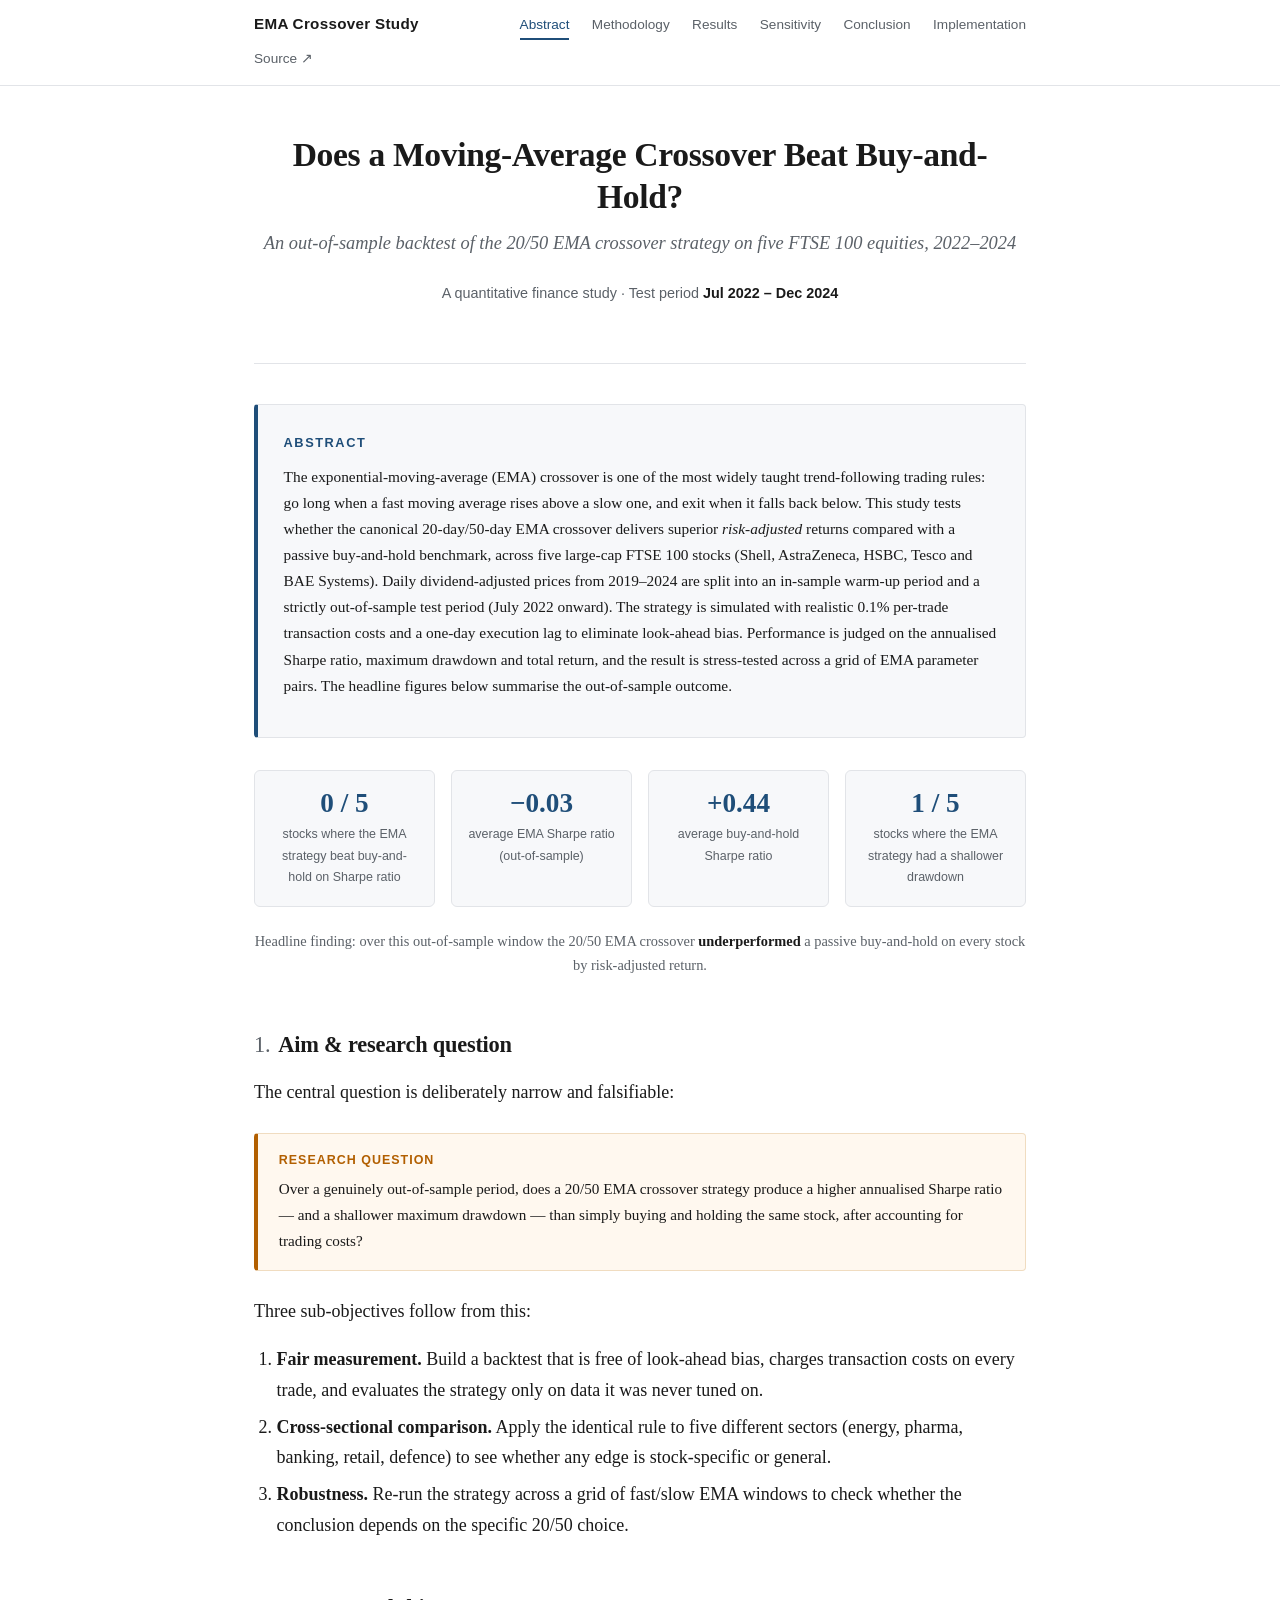
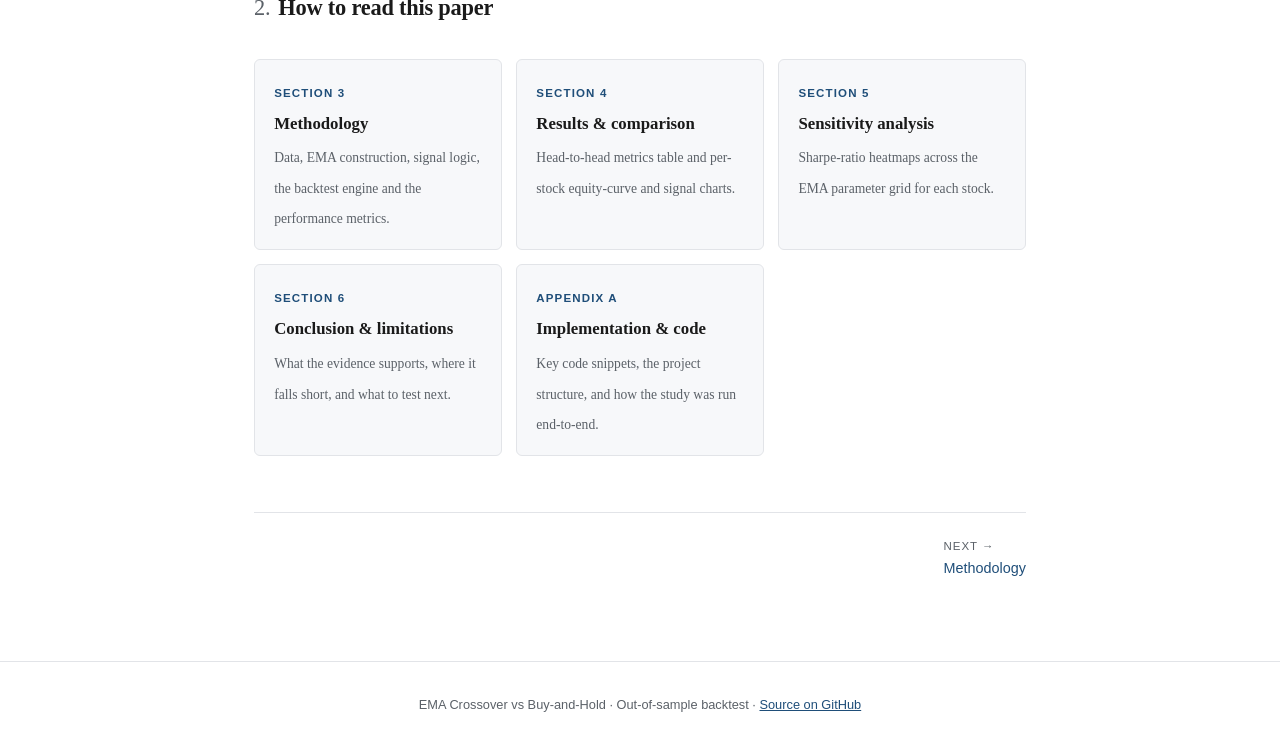
<file: website/index.html>
<!DOCTYPE html>
<html lang="en">
<head>
  <meta charset="UTF-8" />
  <meta name="viewport" content="width=device-width, initial-scale=1.0" />
  <title>EMA Crossover vs Buy-and-Hold — A Backtesting Study</title>
  <link rel="stylesheet" href="styles.css" />
</head>
<body>
  <nav class="nav">
    <div class="nav-inner">
      <a href="index.html" class="nav-brand">EMA Crossover Study</a>
      <a href="index.html" class="nav-link active">Abstract</a>
      <a href="methodology.html" class="nav-link">Methodology</a>
      <a href="results.html" class="nav-link">Results</a>
      <a href="sensitivity.html" class="nav-link">Sensitivity</a>
      <a href="conclusion.html" class="nav-link">Conclusion</a>
      <a href="implementation.html" class="nav-link">Implementation</a>
      <a href="https://github.com/AlienatedParanoia/ema-crossover-backtest" class="nav-link" target="_blank" rel="noopener">Source &#8599;</a>
    </div>
  </nav>

  <main>
    <div class="titleblock">
      <h1>Does a Moving-Average Crossover Beat Buy-and-Hold?</h1>
      <p class="subtitle">An out-of-sample backtest of the 20/50 EMA crossover strategy
        on five FTSE&nbsp;100 equities, 2022–2024</p>
      <p class="byline">A quantitative finance study &middot; Test period <strong>Jul&nbsp;2022 – Dec&nbsp;2024</strong></p>
    </div>

    <div class="abstract">
      <h2>Abstract</h2>
      <p>The exponential-moving-average (EMA) crossover is one of the most widely taught
        trend-following trading rules: go long when a fast moving average rises above a slow
        one, and exit when it falls back below. This study tests whether the canonical
        20-day/50-day EMA crossover delivers superior <em>risk-adjusted</em> returns compared
        with a passive buy-and-hold benchmark, across five large-cap FTSE&nbsp;100 stocks
        (Shell, AstraZeneca, HSBC, Tesco and BAE Systems). Daily dividend-adjusted prices from
        2019–2024 are split into an in-sample warm-up period and a strictly out-of-sample test
        period (July 2022 onward). The strategy is simulated with realistic 0.1% per-trade
        transaction costs and a one-day execution lag to eliminate look-ahead bias. Performance
        is judged on the annualised Sharpe ratio, maximum drawdown and total return, and the
        result is stress-tested across a grid of EMA parameter pairs. The headline figures
        below summarise the out-of-sample outcome.</p>
    </div>

    <div class="stat-grid">
      <div class="stat">
        <span class="val">0 / 5</span>
        <span class="lab">stocks where the EMA strategy beat buy-and-hold on Sharpe ratio</span>
      </div>
      <div class="stat">
        <span class="val">&minus;0.03</span>
        <span class="lab">average EMA Sharpe ratio (out-of-sample)</span>
      </div>
      <div class="stat">
        <span class="val">+0.44</span>
        <span class="lab">average buy-and-hold Sharpe ratio</span>
      </div>
      <div class="stat">
        <span class="val">1 / 5</span>
        <span class="lab">stocks where the EMA strategy had a shallower drawdown</span>
      </div>
    </div>
    <p class="muted" style="text-align:center;font-size:0.9rem;margin-top:-0.6rem;">
      Headline finding: over this out-of-sample window the 20/50 EMA crossover
      <strong>underperformed</strong> a passive buy-and-hold on every stock by risk-adjusted
      return.</p>

    <h2><span class="section-num">1.</span>Aim &amp; research question</h2>
    <p>The central question is deliberately narrow and falsifiable:</p>
    <div class="callout">
      <span class="label">Research question</span>
      Over a genuinely out-of-sample period, does a 20/50 EMA crossover strategy produce a
      higher annualised Sharpe ratio — and a shallower maximum drawdown — than simply buying
      and holding the same stock, after accounting for trading costs?
    </div>
    <p>Three sub-objectives follow from this:</p>
    <ol>
      <li><strong>Fair measurement.</strong> Build a backtest that is free of look-ahead bias,
        charges transaction costs on every trade, and evaluates the strategy only on data it
        was never tuned on.</li>
      <li><strong>Cross-sectional comparison.</strong> Apply the identical rule to five
        different sectors (energy, pharma, banking, retail, defence) to see whether any edge is
        stock-specific or general.</li>
      <li><strong>Robustness.</strong> Re-run the strategy across a grid of fast/slow EMA
        windows to check whether the conclusion depends on the specific 20/50 choice.</li>
    </ol>

    <h2><span class="section-num">2.</span>How to read this paper</h2>
    <div class="toc">
      <a href="methodology.html">
        <span class="toc-num">Section 3</span>
        <span class="toc-title">Methodology</span>
        <span class="toc-desc">Data, EMA construction, signal logic, the backtest engine and
          the performance metrics.</span>
      </a>
      <a href="results.html">
        <span class="toc-num">Section 4</span>
        <span class="toc-title">Results &amp; comparison</span>
        <span class="toc-desc">Head-to-head metrics table and per-stock equity-curve and
          signal charts.</span>
      </a>
      <a href="sensitivity.html">
        <span class="toc-num">Section 5</span>
        <span class="toc-title">Sensitivity analysis</span>
        <span class="toc-desc">Sharpe-ratio heatmaps across the EMA parameter grid for each
          stock.</span>
      </a>
      <a href="conclusion.html">
        <span class="toc-num">Section 6</span>
        <span class="toc-title">Conclusion &amp; limitations</span>
        <span class="toc-desc">What the evidence supports, where it falls short, and what to
          test next.</span>
      </a>
      <a href="implementation.html">
        <span class="toc-num">Appendix A</span>
        <span class="toc-title">Implementation &amp; code</span>
        <span class="toc-desc">Key code snippets, the project structure, and how the study was
          run end-to-end.</span>
      </a>
    </div>

    <div class="pager">
      <span class="spacer"></span>
      <a href="methodology.html">
        <span class="dir">Next &rarr;</span>
        Methodology
      </a>
    </div>
  </main>

  <footer>
    EMA Crossover vs Buy-and-Hold &middot; Out-of-sample backtest &middot;
    <a href="https://github.com/AlienatedParanoia/ema-crossover-backtest" target="_blank" rel="noopener">Source on GitHub</a>
  </footer>
</body>
</html>
</file>
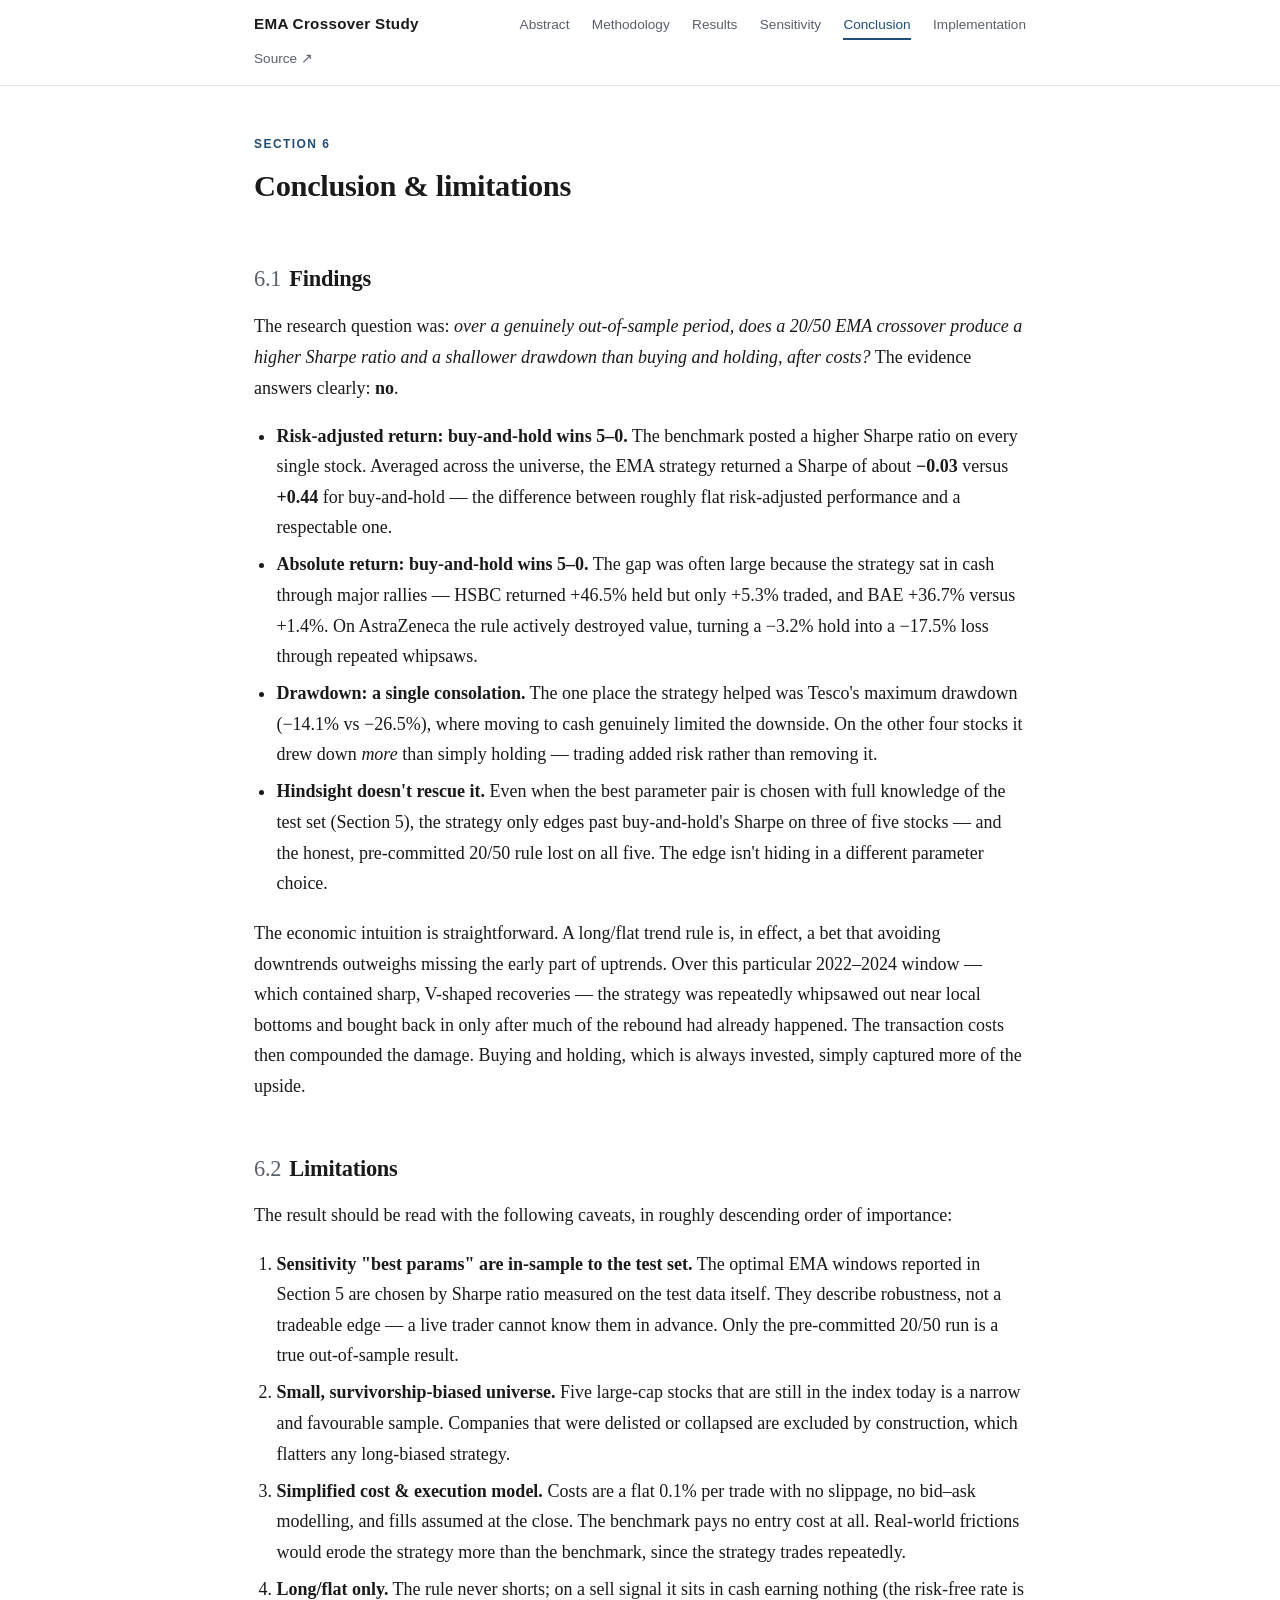
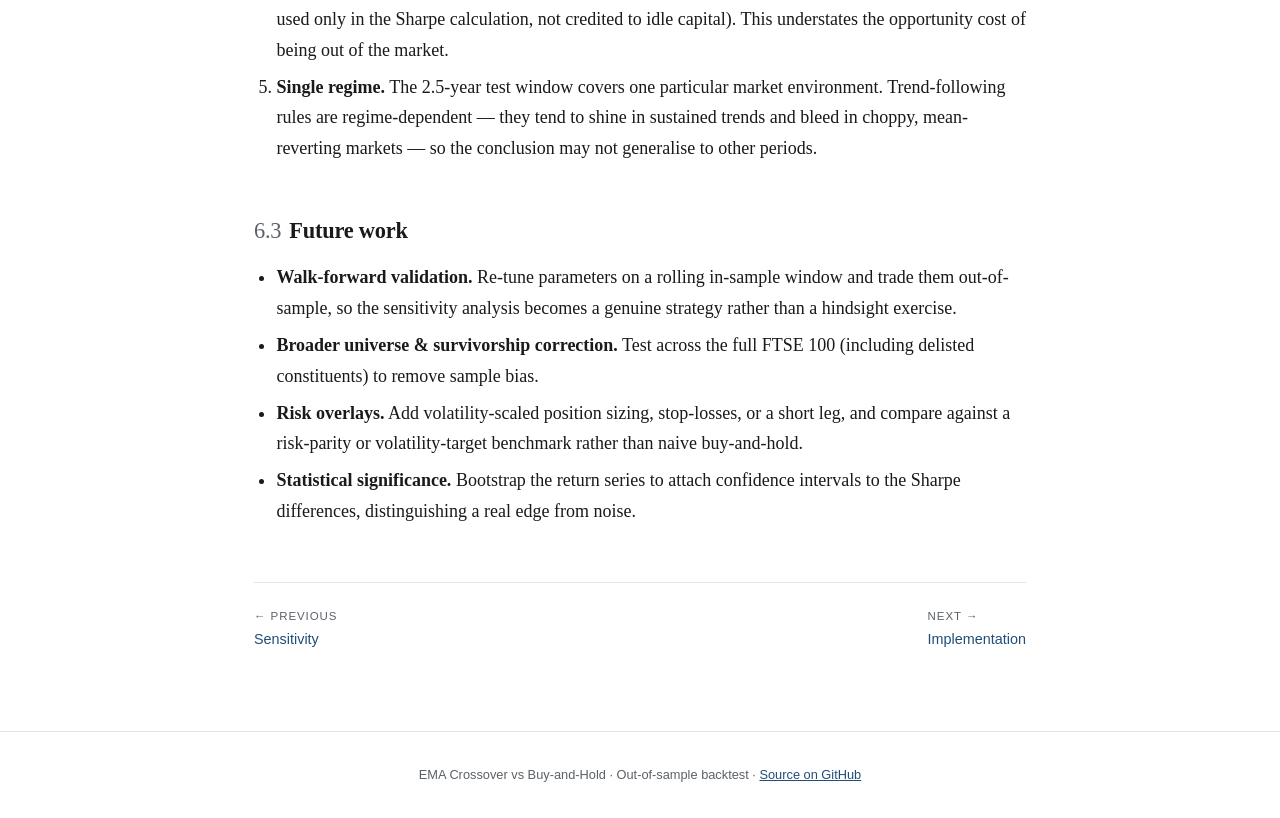
<file: website/conclusion.html>
<!DOCTYPE html>
<html lang="en">
<head>
  <meta charset="UTF-8" />
  <meta name="viewport" content="width=device-width, initial-scale=1.0" />
  <title>Conclusion — EMA Crossover Study</title>
  <link rel="stylesheet" href="styles.css" />
</head>
<body>
  <nav class="nav">
    <div class="nav-inner">
      <a href="index.html" class="nav-brand">EMA Crossover Study</a>
      <a href="index.html" class="nav-link">Abstract</a>
      <a href="methodology.html" class="nav-link">Methodology</a>
      <a href="results.html" class="nav-link">Results</a>
      <a href="sensitivity.html" class="nav-link">Sensitivity</a>
      <a href="conclusion.html" class="nav-link active">Conclusion</a>
      <a href="implementation.html" class="nav-link">Implementation</a>
      <a href="https://github.com/AlienatedParanoia/ema-crossover-backtest" class="nav-link" target="_blank" rel="noopener">Source &#8599;</a>
    </div>
  </nav>

  <main>
    <div class="pagehead">
      <p class="eyebrow">Section 6</p>
      <h1>Conclusion &amp; limitations</h1>
    </div>

    <h2><span class="section-num">6.1</span>Findings</h2>
    <p>The research question was: <em>over a genuinely out-of-sample period, does a 20/50 EMA
      crossover produce a higher Sharpe ratio and a shallower drawdown than buying and holding,
      after costs?</em> The evidence answers clearly: <strong>no</strong>.</p>
    <ul>
      <li><strong>Risk-adjusted return: buy-and-hold wins 5–0.</strong> The benchmark posted a
        higher Sharpe ratio on every single stock. Averaged across the universe, the EMA
        strategy returned a Sharpe of about <strong>&minus;0.03</strong> versus
        <strong>+0.44</strong> for buy-and-hold — the difference between roughly flat
        risk-adjusted performance and a respectable one.</li>
      <li><strong>Absolute return: buy-and-hold wins 5–0.</strong> The gap was often large
        because the strategy sat in cash through major rallies — HSBC returned +46.5% held but
        only +5.3% traded, and BAE +36.7% versus +1.4%. On AstraZeneca the rule actively
        destroyed value, turning a &minus;3.2% hold into a &minus;17.5% loss through repeated
        whipsaws.</li>
      <li><strong>Drawdown: a single consolation.</strong> The one place the strategy helped was
        Tesco's maximum drawdown (&minus;14.1% vs &minus;26.5%), where moving to cash genuinely
        limited the downside. On the other four stocks it drew down <em>more</em> than simply
        holding — trading added risk rather than removing it.</li>
      <li><strong>Hindsight doesn't rescue it.</strong> Even when the best parameter pair is
        chosen with full knowledge of the test set (Section&nbsp;5), the strategy only edges past
        buy-and-hold's Sharpe on three of five stocks — and the honest, pre-committed 20/50 rule
        lost on all five. The edge isn't hiding in a different parameter choice.</li>
    </ul>
    <p>The economic intuition is straightforward. A long/flat trend rule is, in effect, a bet
      that avoiding downtrends outweighs missing the early part of uptrends. Over this
      particular 2022–2024 window — which contained sharp, V-shaped recoveries — the strategy
      was repeatedly whipsawed out near local bottoms and bought back in only after much of the
      rebound had already happened. The transaction costs then compounded the damage. Buying and
      holding, which is always invested, simply captured more of the upside.</p>

    <h2><span class="section-num">6.2</span>Limitations</h2>
    <p>The result should be read with the following caveats, in roughly descending order of
      importance:</p>
    <ol>
      <li><strong>Sensitivity "best params" are in-sample to the test set.</strong> The optimal
        EMA windows reported in Section&nbsp;5 are chosen by Sharpe ratio measured on the test
        data itself. They describe robustness, not a tradeable edge — a live trader cannot know
        them in advance. Only the pre-committed 20/50 run is a true out-of-sample result.</li>
      <li><strong>Small, survivorship-biased universe.</strong> Five large-cap stocks that are
        still in the index today is a narrow and favourable sample. Companies that were delisted
        or collapsed are excluded by construction, which flatters any long-biased strategy.</li>
      <li><strong>Simplified cost &amp; execution model.</strong> Costs are a flat 0.1% per
        trade with no slippage, no bid–ask modelling, and fills assumed at the close. The
        benchmark pays no entry cost at all. Real-world frictions would erode the strategy more
        than the benchmark, since the strategy trades repeatedly.</li>
      <li><strong>Long/flat only.</strong> The rule never shorts; on a sell signal it sits in
        cash earning nothing (the risk-free rate is used only in the Sharpe calculation, not
        credited to idle capital). This understates the opportunity cost of being out of the
        market.</li>
      <li><strong>Single regime.</strong> The 2.5-year test window covers one particular market
        environment. Trend-following rules are regime-dependent — they tend to shine in
        sustained trends and bleed in choppy, mean-reverting markets — so the conclusion may not
        generalise to other periods.</li>
    </ol>

    <h2><span class="section-num">6.3</span>Future work</h2>
    <ul>
      <li><strong>Walk-forward validation.</strong> Re-tune parameters on a rolling in-sample
        window and trade them out-of-sample, so the sensitivity analysis becomes a genuine
        strategy rather than a hindsight exercise.</li>
      <li><strong>Broader universe &amp; survivorship correction.</strong> Test across the full
        FTSE&nbsp;100 (including delisted constituents) to remove sample bias.</li>
      <li><strong>Risk overlays.</strong> Add volatility-scaled position sizing, stop-losses, or
        a short leg, and compare against a risk-parity or volatility-target benchmark rather
        than naive buy-and-hold.</li>
      <li><strong>Statistical significance.</strong> Bootstrap the return series to attach
        confidence intervals to the Sharpe differences, distinguishing a real edge from noise.</li>
    </ul>

    <div class="pager">
      <a href="sensitivity.html">
        <span class="dir">&larr; Previous</span>
        Sensitivity
      </a>
      <span class="spacer"></span>
      <a href="implementation.html">
        <span class="dir">Next &rarr;</span>
        Implementation
      </a>
    </div>
  </main>

  <footer>
    EMA Crossover vs Buy-and-Hold &middot; Out-of-sample backtest &middot;
    <a href="https://github.com/AlienatedParanoia/ema-crossover-backtest" target="_blank" rel="noopener">Source on GitHub</a>
  </footer>
</body>
</html>
</file>
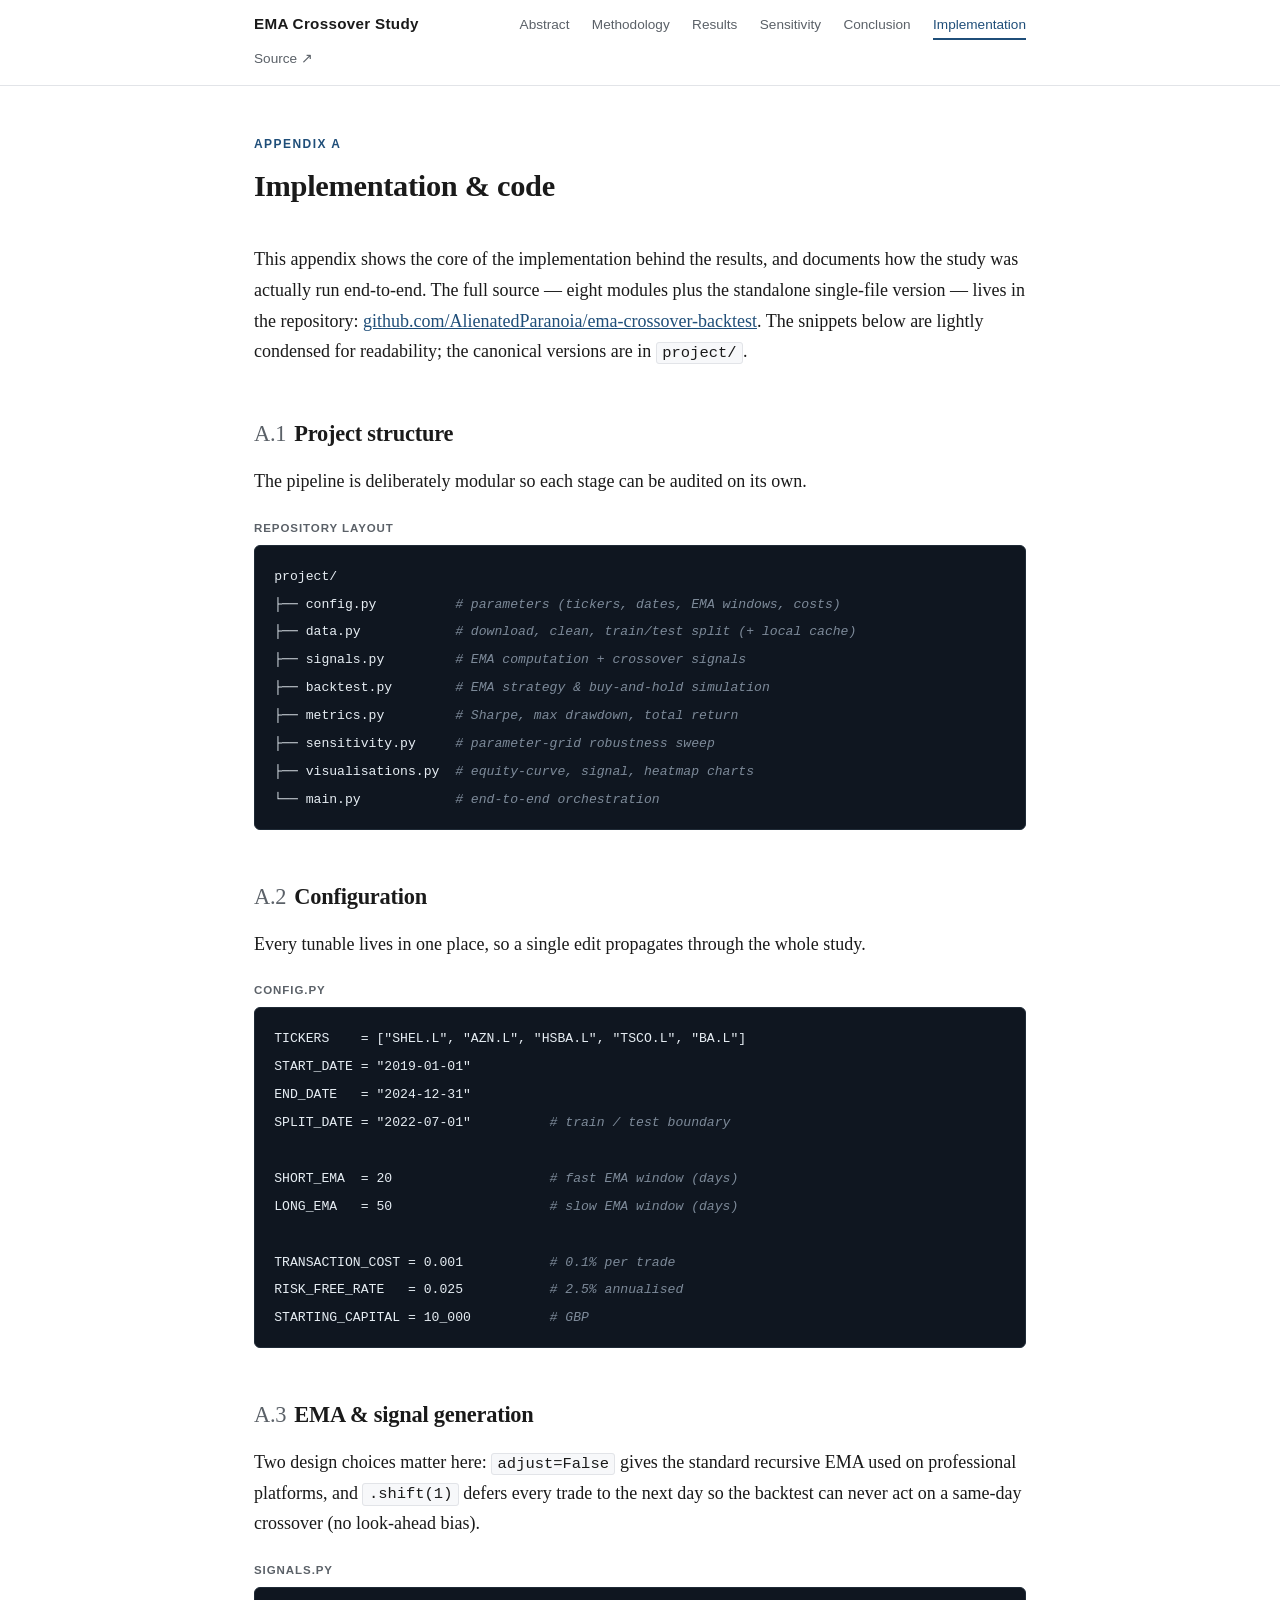
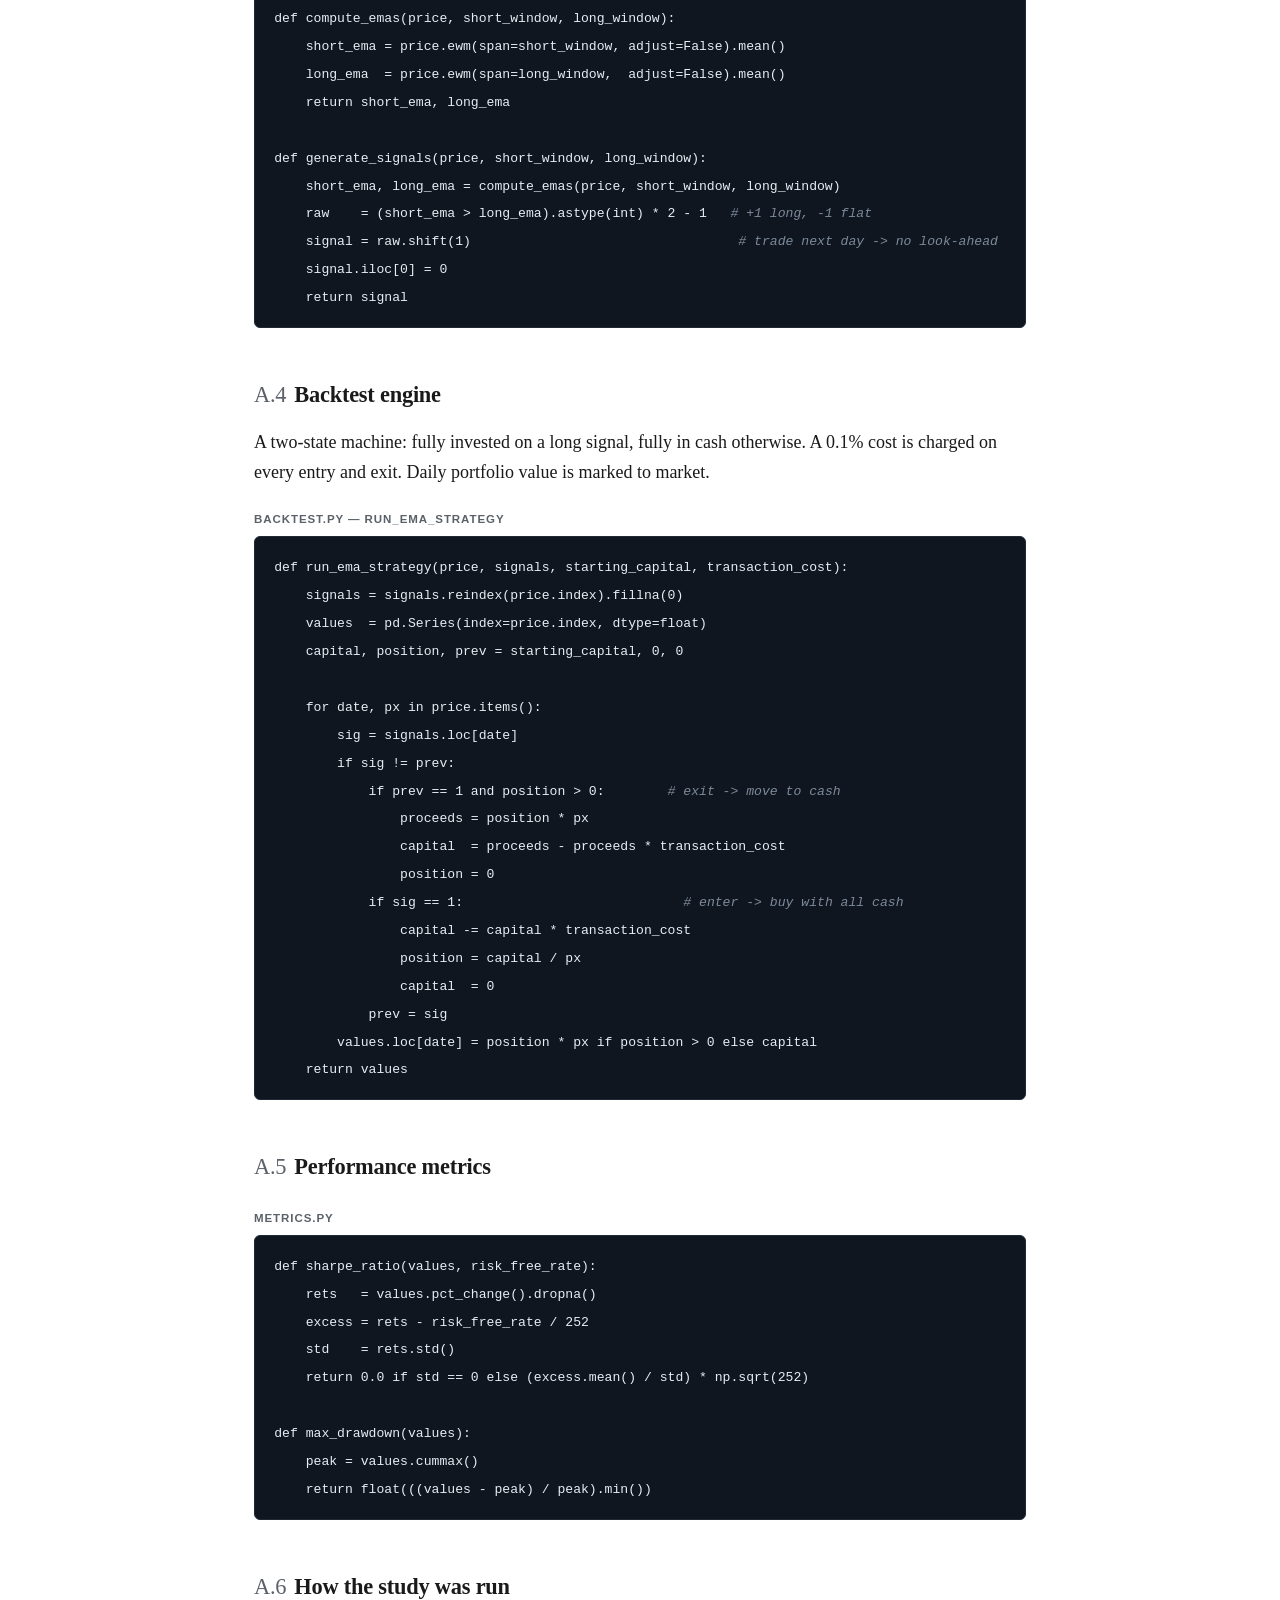
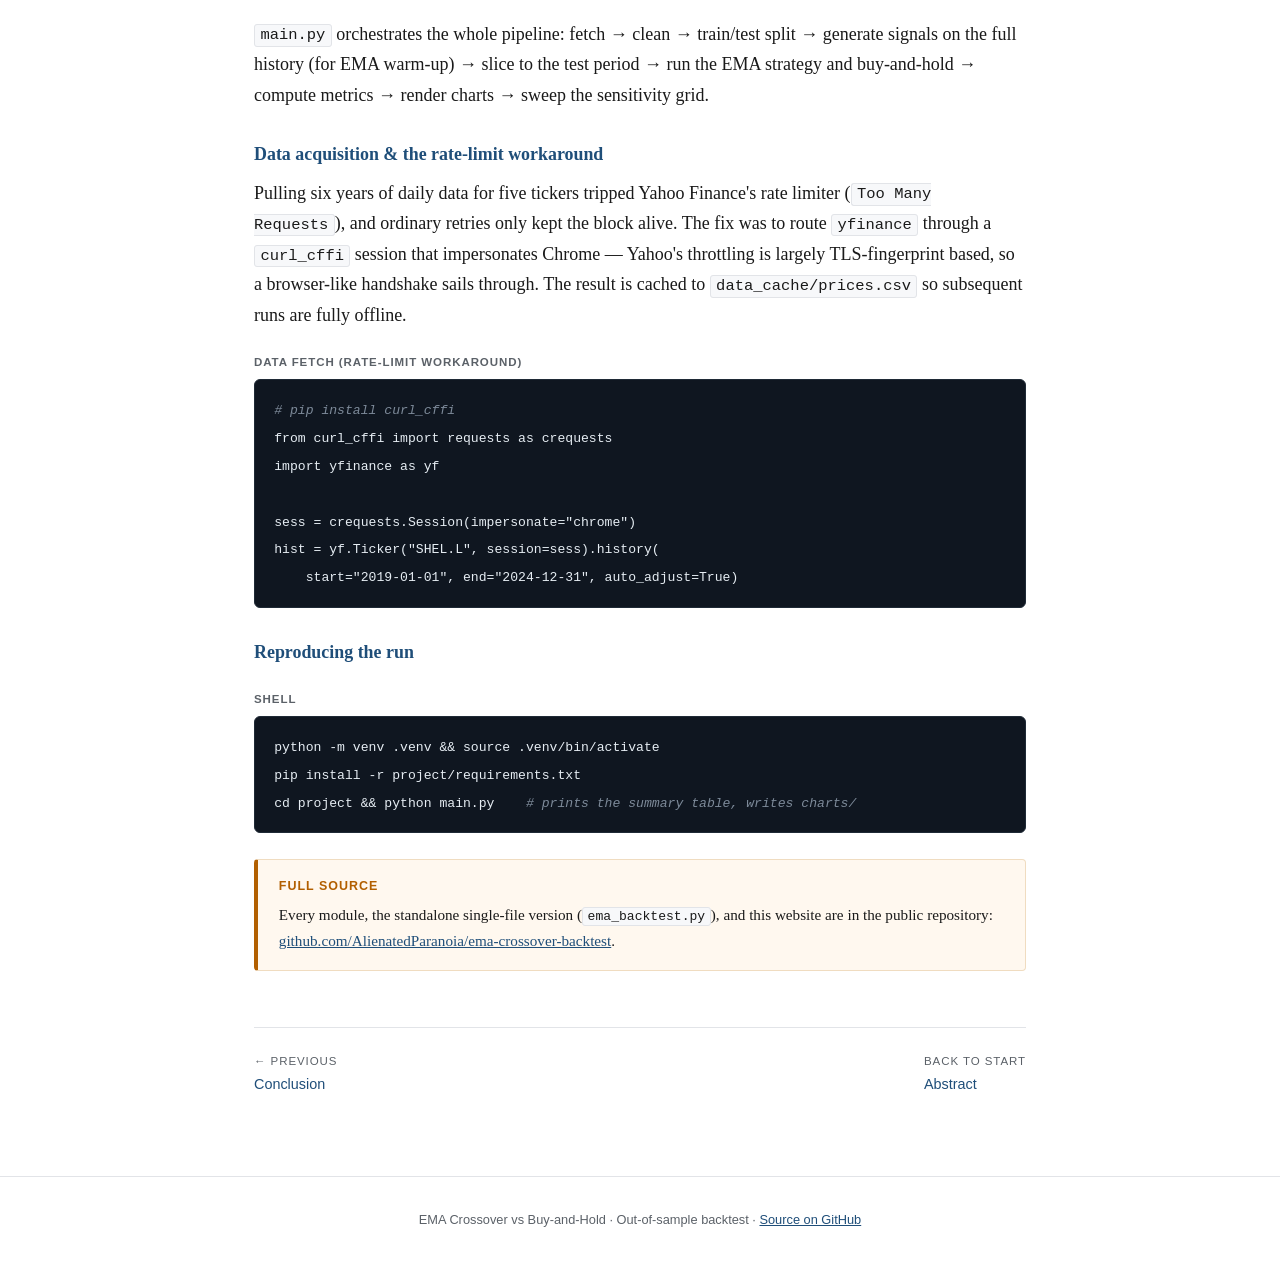
<file: website/implementation.html>
<!DOCTYPE html>
<html lang="en">
<head>
  <meta charset="UTF-8" />
  <meta name="viewport" content="width=device-width, initial-scale=1.0" />
  <title>Implementation — EMA Crossover Study</title>
  <link rel="stylesheet" href="styles.css" />
</head>
<body>
  <nav class="nav">
    <div class="nav-inner">
      <a href="index.html" class="nav-brand">EMA Crossover Study</a>
      <a href="index.html" class="nav-link">Abstract</a>
      <a href="methodology.html" class="nav-link">Methodology</a>
      <a href="results.html" class="nav-link">Results</a>
      <a href="sensitivity.html" class="nav-link">Sensitivity</a>
      <a href="conclusion.html" class="nav-link">Conclusion</a>
      <a href="implementation.html" class="nav-link active">Implementation</a>
      <a href="https://github.com/AlienatedParanoia/ema-crossover-backtest" class="nav-link" target="_blank" rel="noopener">Source &#8599;</a>
    </div>
  </nav>

  <main>
    <div class="pagehead">
      <p class="eyebrow">Appendix A</p>
      <h1>Implementation &amp; code</h1>
    </div>

    <p>This appendix shows the core of the implementation behind the results, and documents how
      the study was actually run end-to-end. The full source — eight modules plus the standalone
      single-file version — lives in the repository:
      <a href="https://github.com/AlienatedParanoia/ema-crossover-backtest" target="_blank" rel="noopener">github.com/AlienatedParanoia/ema-crossover-backtest</a>.
      The snippets below are lightly condensed for readability; the canonical versions are in
      <code>project/</code>.</p>

    <h2><span class="section-num">A.1</span>Project structure</h2>
    <p>The pipeline is deliberately modular so each stage can be audited on its own.</p>
    <div class="snippet">
      <span class="snippet-label">Repository layout</span>
      <pre class="codeblock"><code>project/
&#9500;&#9472;&#9472; config.py          <span class="cmt"># parameters (tickers, dates, EMA windows, costs)</span>
&#9500;&#9472;&#9472; data.py            <span class="cmt"># download, clean, train/test split (+ local cache)</span>
&#9500;&#9472;&#9472; signals.py         <span class="cmt"># EMA computation + crossover signals</span>
&#9500;&#9472;&#9472; backtest.py        <span class="cmt"># EMA strategy &amp; buy-and-hold simulation</span>
&#9500;&#9472;&#9472; metrics.py         <span class="cmt"># Sharpe, max drawdown, total return</span>
&#9500;&#9472;&#9472; sensitivity.py     <span class="cmt"># parameter-grid robustness sweep</span>
&#9500;&#9472;&#9472; visualisations.py  <span class="cmt"># equity-curve, signal, heatmap charts</span>
&#9492;&#9472;&#9472; main.py            <span class="cmt"># end-to-end orchestration</span></code></pre>
    </div>

    <h2><span class="section-num">A.2</span>Configuration</h2>
    <p>Every tunable lives in one place, so a single edit propagates through the whole study.</p>
    <div class="snippet">
      <span class="snippet-label">config.py</span>
      <pre class="codeblock"><code>TICKERS    = ["SHEL.L", "AZN.L", "HSBA.L", "TSCO.L", "BA.L"]
START_DATE = "2019-01-01"
END_DATE   = "2024-12-31"
SPLIT_DATE = "2022-07-01"          <span class="cmt"># train / test boundary</span>

SHORT_EMA  = 20                    <span class="cmt"># fast EMA window (days)</span>
LONG_EMA   = 50                    <span class="cmt"># slow EMA window (days)</span>

TRANSACTION_COST = 0.001           <span class="cmt"># 0.1% per trade</span>
RISK_FREE_RATE   = 0.025           <span class="cmt"># 2.5% annualised</span>
STARTING_CAPITAL = 10_000          <span class="cmt"># GBP</span></code></pre>
    </div>

    <h2><span class="section-num">A.3</span>EMA &amp; signal generation</h2>
    <p>Two design choices matter here: <code>adjust=False</code> gives the standard recursive
      EMA used on professional platforms, and <code>.shift(1)</code> defers every trade to the
      next day so the backtest can never act on a same-day crossover (no look-ahead bias).</p>
    <div class="snippet">
      <span class="snippet-label">signals.py</span>
      <pre class="codeblock"><code>def compute_emas(price, short_window, long_window):
    short_ema = price.ewm(span=short_window, adjust=False).mean()
    long_ema  = price.ewm(span=long_window,  adjust=False).mean()
    return short_ema, long_ema

def generate_signals(price, short_window, long_window):
    short_ema, long_ema = compute_emas(price, short_window, long_window)
    raw    = (short_ema &gt; long_ema).astype(int) * 2 - 1   <span class="cmt"># +1 long, -1 flat</span>
    signal = raw.shift(1)                                  <span class="cmt"># trade next day -> no look-ahead</span>
    signal.iloc[0] = 0
    return signal</code></pre>
    </div>

    <h2><span class="section-num">A.4</span>Backtest engine</h2>
    <p>A two-state machine: fully invested on a long signal, fully in cash otherwise. A 0.1%
      cost is charged on every entry and exit. Daily portfolio value is marked to market.</p>
    <div class="snippet">
      <span class="snippet-label">backtest.py — run_ema_strategy</span>
      <pre class="codeblock"><code>def run_ema_strategy(price, signals, starting_capital, transaction_cost):
    signals = signals.reindex(price.index).fillna(0)
    values  = pd.Series(index=price.index, dtype=float)
    capital, position, prev = starting_capital, 0, 0

    for date, px in price.items():
        sig = signals.loc[date]
        if sig != prev:
            if prev == 1 and position &gt; 0:        <span class="cmt"># exit -> move to cash</span>
                proceeds = position * px
                capital  = proceeds - proceeds * transaction_cost
                position = 0
            if sig == 1:                            <span class="cmt"># enter -> buy with all cash</span>
                capital -= capital * transaction_cost
                position = capital / px
                capital  = 0
            prev = sig
        values.loc[date] = position * px if position &gt; 0 else capital
    return values</code></pre>
    </div>

    <h2><span class="section-num">A.5</span>Performance metrics</h2>
    <div class="snippet">
      <span class="snippet-label">metrics.py</span>
      <pre class="codeblock"><code>def sharpe_ratio(values, risk_free_rate):
    rets   = values.pct_change().dropna()
    excess = rets - risk_free_rate / 252
    std    = rets.std()
    return 0.0 if std == 0 else (excess.mean() / std) * np.sqrt(252)

def max_drawdown(values):
    peak = values.cummax()
    return float(((values - peak) / peak).min())</code></pre>
    </div>

    <h2><span class="section-num">A.6</span>How the study was run</h2>
    <p><code>main.py</code> orchestrates the whole pipeline: fetch &rarr; clean &rarr;
      train/test split &rarr; generate signals on the full history (for EMA warm-up) &rarr; slice
      to the test period &rarr; run the EMA strategy and buy-and-hold &rarr; compute metrics
      &rarr; render charts &rarr; sweep the sensitivity grid.</p>

    <h3>Data acquisition &amp; the rate-limit workaround</h3>
    <p>Pulling six years of daily data for five tickers tripped Yahoo Finance's rate limiter
      (<code>Too Many Requests</code>), and ordinary retries only kept the block alive. The fix
      was to route <code>yfinance</code> through a <code>curl_cffi</code> session that
      impersonates Chrome — Yahoo's throttling is largely TLS-fingerprint based, so a
      browser-like handshake sails through. The result is cached to
      <code>data_cache/prices.csv</code> so subsequent runs are fully offline.</p>
    <div class="snippet">
      <span class="snippet-label">Data fetch (rate-limit workaround)</span>
      <pre class="codeblock"><code><span class="cmt"># pip install curl_cffi</span>
from curl_cffi import requests as crequests
import yfinance as yf

sess = crequests.Session(impersonate="chrome")
hist = yf.Ticker("SHEL.L", session=sess).history(
    start="2019-01-01", end="2024-12-31", auto_adjust=True)</code></pre>
    </div>

    <h3>Reproducing the run</h3>
    <div class="snippet">
      <span class="snippet-label">Shell</span>
      <pre class="codeblock"><code>python -m venv .venv &amp;&amp; source .venv/bin/activate
pip install -r project/requirements.txt
cd project &amp;&amp; python main.py    <span class="cmt"># prints the summary table, writes charts/</span></code></pre>
    </div>

    <div class="callout">
      <span class="label">Full source</span>
      Every module, the standalone single-file version (<code>ema_backtest.py</code>), and this
      website are in the public repository:
      <a href="https://github.com/AlienatedParanoia/ema-crossover-backtest" target="_blank" rel="noopener">github.com/AlienatedParanoia/ema-crossover-backtest</a>.
    </div>

    <div class="pager">
      <a href="conclusion.html">
        <span class="dir">&larr; Previous</span>
        Conclusion
      </a>
      <span class="spacer"></span>
      <a href="index.html">
        <span class="dir">Back to start</span>
        Abstract
      </a>
    </div>
  </main>

  <footer>
    EMA Crossover vs Buy-and-Hold &middot; Out-of-sample backtest &middot;
    <a href="https://github.com/AlienatedParanoia/ema-crossover-backtest" target="_blank" rel="noopener">Source on GitHub</a>
  </footer>
</body>
</html>
</file>
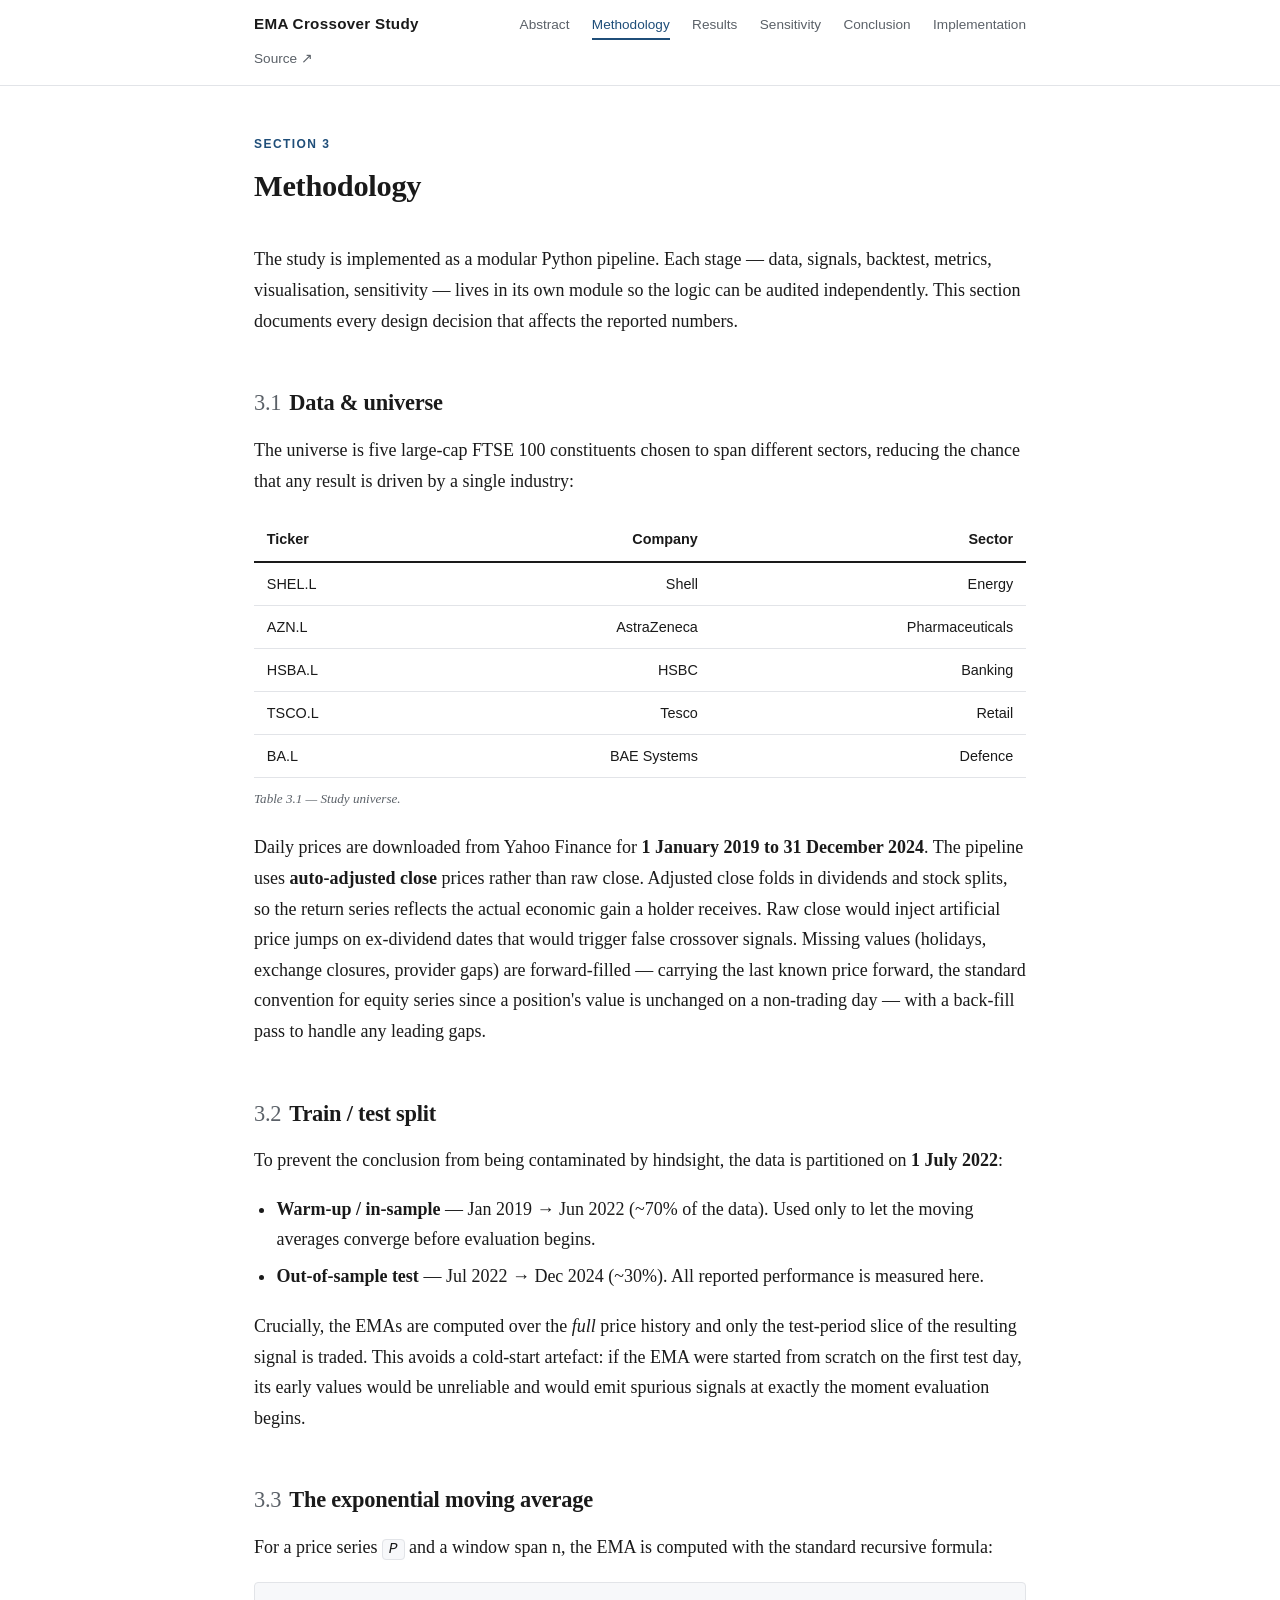
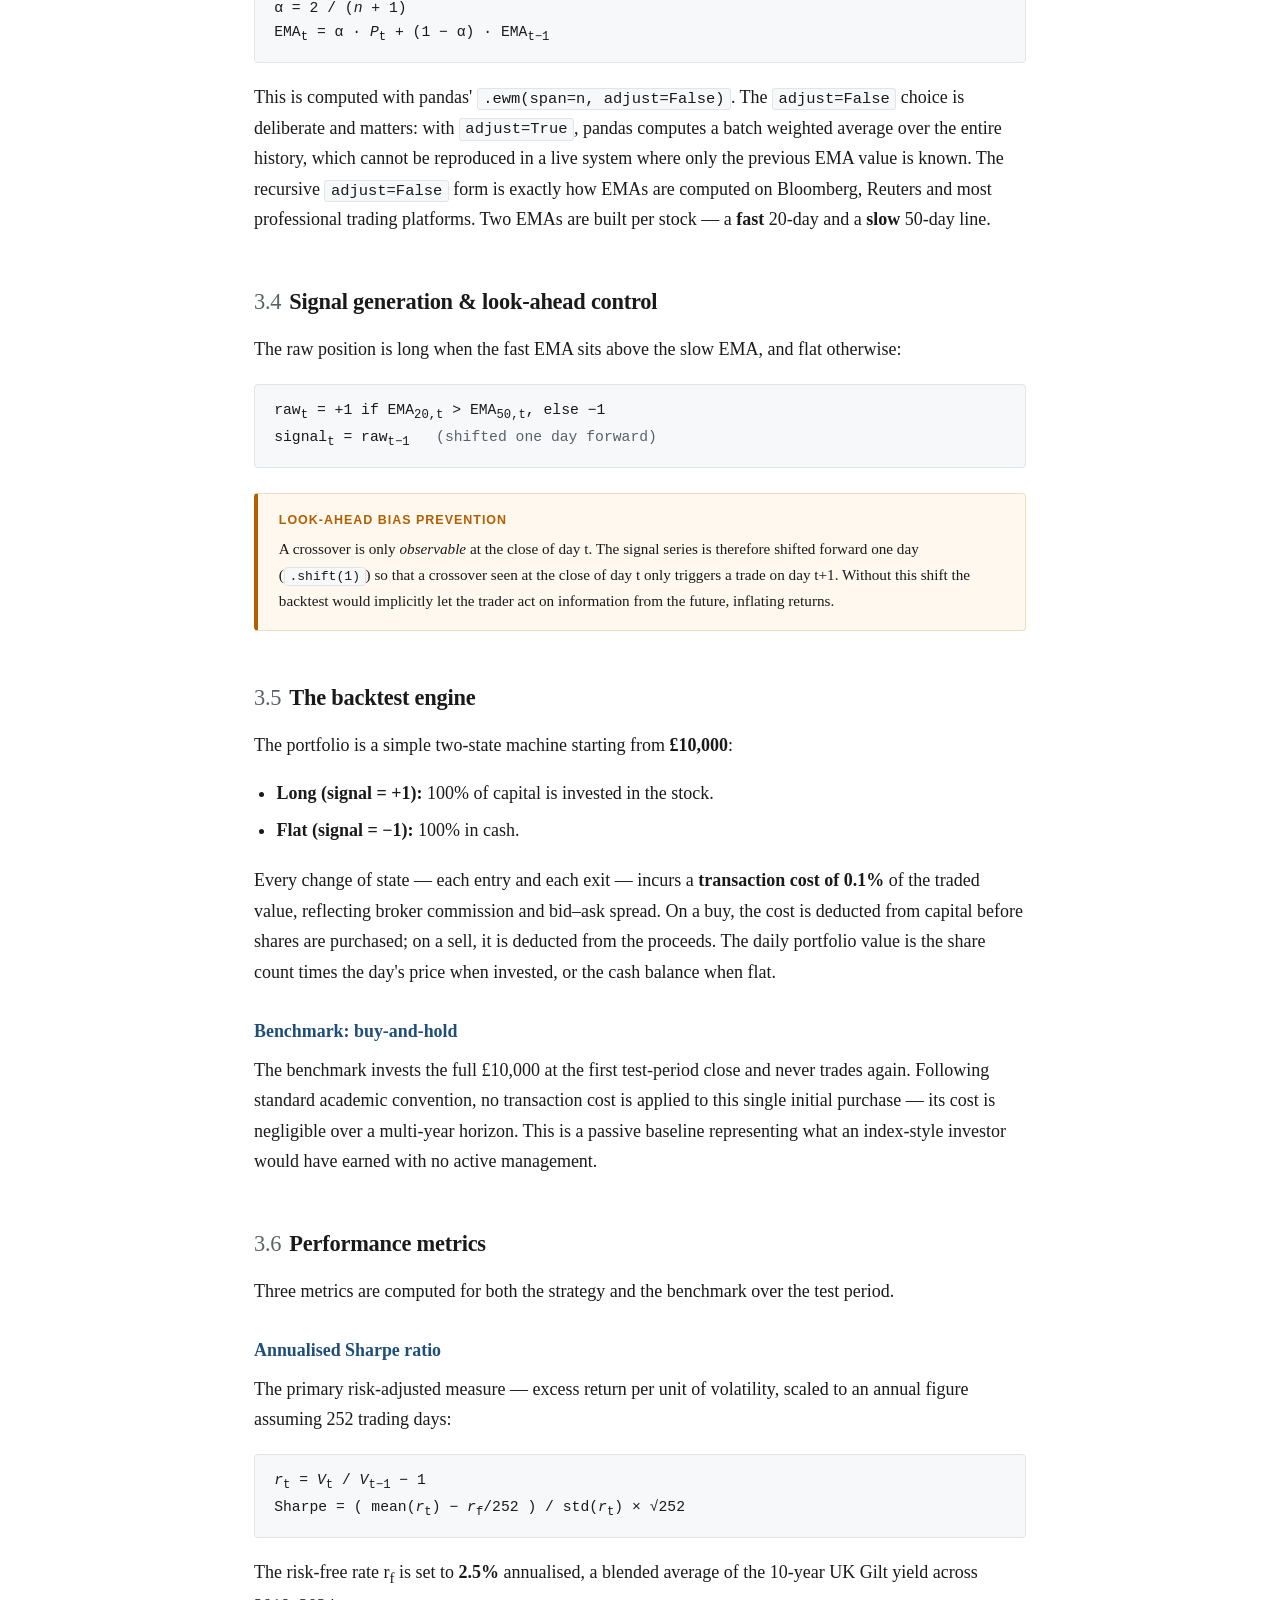
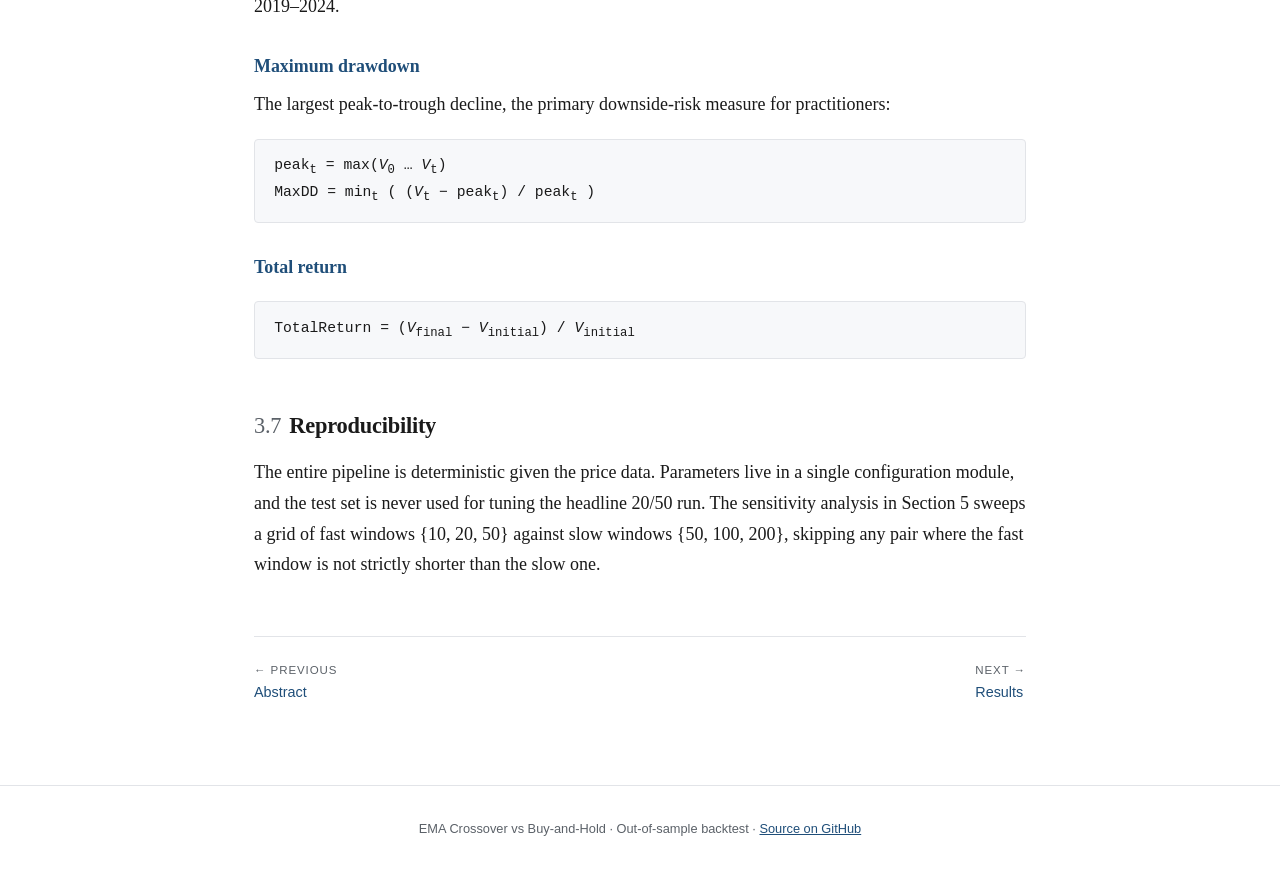
<file: website/methodology.html>
<!DOCTYPE html>
<html lang="en">
<head>
  <meta charset="UTF-8" />
  <meta name="viewport" content="width=device-width, initial-scale=1.0" />
  <title>Methodology — EMA Crossover Study</title>
  <link rel="stylesheet" href="styles.css" />
</head>
<body>
  <nav class="nav">
    <div class="nav-inner">
      <a href="index.html" class="nav-brand">EMA Crossover Study</a>
      <a href="index.html" class="nav-link">Abstract</a>
      <a href="methodology.html" class="nav-link active">Methodology</a>
      <a href="results.html" class="nav-link">Results</a>
      <a href="sensitivity.html" class="nav-link">Sensitivity</a>
      <a href="conclusion.html" class="nav-link">Conclusion</a>
      <a href="implementation.html" class="nav-link">Implementation</a>
      <a href="https://github.com/AlienatedParanoia/ema-crossover-backtest" class="nav-link" target="_blank" rel="noopener">Source &#8599;</a>
    </div>
  </nav>

  <main>
    <div class="pagehead">
      <p class="eyebrow">Section 3</p>
      <h1>Methodology</h1>
    </div>

    <p>The study is implemented as a modular Python pipeline. Each stage — data, signals,
      backtest, metrics, visualisation, sensitivity — lives in its own module so the logic can
      be audited independently. This section documents every design decision that affects the
      reported numbers.</p>

    <h2><span class="section-num">3.1</span>Data &amp; universe</h2>
    <p>The universe is five large-cap FTSE&nbsp;100 constituents chosen to span different
      sectors, reducing the chance that any result is driven by a single industry:</p>
    <div class="table-wrap">
      <table>
        <caption>Table 3.1 — Study universe.</caption>
        <thead>
          <tr><th>Ticker</th><th>Company</th><th>Sector</th></tr>
        </thead>
        <tbody>
          <tr><td>SHEL.L</td><td>Shell</td><td>Energy</td></tr>
          <tr><td>AZN.L</td><td>AstraZeneca</td><td>Pharmaceuticals</td></tr>
          <tr><td>HSBA.L</td><td>HSBC</td><td>Banking</td></tr>
          <tr><td>TSCO.L</td><td>Tesco</td><td>Retail</td></tr>
          <tr><td>BA.L</td><td>BAE Systems</td><td>Defence</td></tr>
        </tbody>
      </table>
    </div>
    <p>Daily prices are downloaded from Yahoo Finance for <strong>1&nbsp;January&nbsp;2019 to
      31&nbsp;December&nbsp;2024</strong>. The pipeline uses <strong>auto-adjusted close</strong>
      prices rather than raw close. Adjusted close folds in dividends and stock splits, so the
      return series reflects the actual economic gain a holder receives. Raw close would inject
      artificial price jumps on ex-dividend dates that would trigger false crossover signals.
      Missing values (holidays, exchange closures, provider gaps) are forward-filled — carrying
      the last known price forward, the standard convention for equity series since a position's
      value is unchanged on a non-trading day — with a back-fill pass to handle any leading gaps.</p>

    <h2><span class="section-num">3.2</span>Train / test split</h2>
    <p>To prevent the conclusion from being contaminated by hindsight, the data is partitioned
      on <strong>1&nbsp;July&nbsp;2022</strong>:</p>
    <ul>
      <li><strong>Warm-up / in-sample</strong> — Jan&nbsp;2019 → Jun&nbsp;2022 (~70% of the data).
        Used only to let the moving averages converge before evaluation begins.</li>
      <li><strong>Out-of-sample test</strong> — Jul&nbsp;2022 → Dec&nbsp;2024 (~30%).
        All reported performance is measured here.</li>
    </ul>
    <p>Crucially, the EMAs are computed over the <em>full</em> price history and only the
      test-period slice of the resulting signal is traded. This avoids a cold-start artefact: if
      the EMA were started from scratch on the first test day, its early values would be
      unreliable and would emit spurious signals at exactly the moment evaluation begins.</p>

    <h2><span class="section-num">3.3</span>The exponential moving average</h2>
    <p>For a price series <span class="formula" style="display:inline;padding:0.1em 0.4em;"><span class="var">P</span></span>
      and a window span <span class="var">n</span>, the EMA is computed with the standard
      recursive formula:</p>
    <div class="formula">
      &alpha; = 2 / (<span class="var">n</span> + 1)<br />
      EMA<sub>t</sub> = &alpha; &middot; <span class="var">P</span><sub>t</sub>
      + (1 &minus; &alpha;) &middot; EMA<sub>t&minus;1</sub>
    </div>
    <p>This is computed with pandas' <code>.ewm(span=n, adjust=False)</code>. The
      <code>adjust=False</code> choice is deliberate and matters: with <code>adjust=True</code>,
      pandas computes a batch weighted average over the entire history, which cannot be
      reproduced in a live system where only the previous EMA value is known. The recursive
      <code>adjust=False</code> form is exactly how EMAs are computed on Bloomberg, Reuters and
      most professional trading platforms. Two EMAs are built per stock — a <strong>fast</strong>
      20-day and a <strong>slow</strong> 50-day line.</p>

    <h2><span class="section-num">3.4</span>Signal generation &amp; look-ahead control</h2>
    <p>The raw position is long when the fast EMA sits above the slow EMA, and flat otherwise:</p>
    <div class="formula">
      raw<sub>t</sub> = +1 if EMA<sub>20,t</sub> &gt; EMA<sub>50,t</sub>, else &minus;1<br />
      signal<sub>t</sub> = raw<sub>t&minus;1</sub> &nbsp; <span class="muted">(shifted one day forward)</span>
    </div>
    <div class="callout">
      <span class="label">Look-ahead bias prevention</span>
      A crossover is only <em>observable</em> at the close of day <span class="var">t</span>.
      The signal series is therefore shifted forward one day (<code>.shift(1)</code>) so that a
      crossover seen at the close of day <span class="var">t</span> only triggers a trade on day
      <span class="var">t</span>+1. Without this shift the backtest would implicitly let the
      trader act on information from the future, inflating returns.
    </div>

    <h2><span class="section-num">3.5</span>The backtest engine</h2>
    <p>The portfolio is a simple two-state machine starting from <strong>£10,000</strong>:</p>
    <ul>
      <li><strong>Long (signal&nbsp;=&nbsp;+1):</strong> 100% of capital is invested in the
        stock.</li>
      <li><strong>Flat (signal&nbsp;=&nbsp;&minus;1):</strong> 100% in cash.</li>
    </ul>
    <p>Every change of state — each entry and each exit — incurs a
      <strong>transaction cost of 0.1%</strong> of the traded value, reflecting broker
      commission and bid–ask spread. On a buy, the cost is deducted from capital before shares
      are purchased; on a sell, it is deducted from the proceeds. The daily portfolio value is
      the share count times the day's price when invested, or the cash balance when flat.</p>

    <h3>Benchmark: buy-and-hold</h3>
    <p>The benchmark invests the full £10,000 at the first test-period close and never trades
      again. Following standard academic convention, no transaction cost is applied to this
      single initial purchase — its cost is negligible over a multi-year horizon. This is a
      passive baseline representing what an index-style investor would have earned with no
      active management.</p>

    <h2><span class="section-num">3.6</span>Performance metrics</h2>
    <p>Three metrics are computed for both the strategy and the benchmark over the test period.</p>

    <h3>Annualised Sharpe ratio</h3>
    <p>The primary risk-adjusted measure — excess return per unit of volatility, scaled to an
      annual figure assuming 252 trading days:</p>
    <div class="formula">
      <span class="var">r</span><sub>t</sub> = <span class="var">V</span><sub>t</sub> / <span class="var">V</span><sub>t&minus;1</sub> &minus; 1<br />
      Sharpe = ( mean(<span class="var">r</span><sub>t</sub>) &minus; <span class="var">r</span><sub>f</sub>/252 ) / std(<span class="var">r</span><sub>t</sub>) &times; &radic;252
    </div>
    <p>The risk-free rate <span class="var">r</span><sub>f</sub> is set to
      <strong>2.5%</strong> annualised, a blended average of the 10-year UK Gilt yield across
      2019–2024.</p>

    <h3>Maximum drawdown</h3>
    <p>The largest peak-to-trough decline, the primary downside-risk measure for practitioners:</p>
    <div class="formula">
      peak<sub>t</sub> = max(<span class="var">V</span><sub>0</sub> &hellip; <span class="var">V</span><sub>t</sub>)<br />
      MaxDD = min<sub>t</sub> ( (<span class="var">V</span><sub>t</sub> &minus; peak<sub>t</sub>) / peak<sub>t</sub> )
    </div>

    <h3>Total return</h3>
    <div class="formula">
      TotalReturn = (<span class="var">V</span><sub>final</sub> &minus; <span class="var">V</span><sub>initial</sub>) / <span class="var">V</span><sub>initial</sub>
    </div>

    <h2><span class="section-num">3.7</span>Reproducibility</h2>
    <p>The entire pipeline is deterministic given the price data. Parameters live in a single
      configuration module, and the test set is never used for tuning the headline 20/50 run.
      The sensitivity analysis in Section&nbsp;5 sweeps a grid of fast windows
      {10,&nbsp;20,&nbsp;50} against slow windows {50,&nbsp;100,&nbsp;200}, skipping any pair
      where the fast window is not strictly shorter than the slow one.</p>

    <div class="pager">
      <a href="index.html">
        <span class="dir">&larr; Previous</span>
        Abstract
      </a>
      <span class="spacer"></span>
      <a href="results.html">
        <span class="dir">Next &rarr;</span>
        Results
      </a>
    </div>
  </main>

  <footer>
    EMA Crossover vs Buy-and-Hold &middot; Out-of-sample backtest &middot;
    <a href="https://github.com/AlienatedParanoia/ema-crossover-backtest" target="_blank" rel="noopener">Source on GitHub</a>
  </footer>
</body>
</html>
</file>
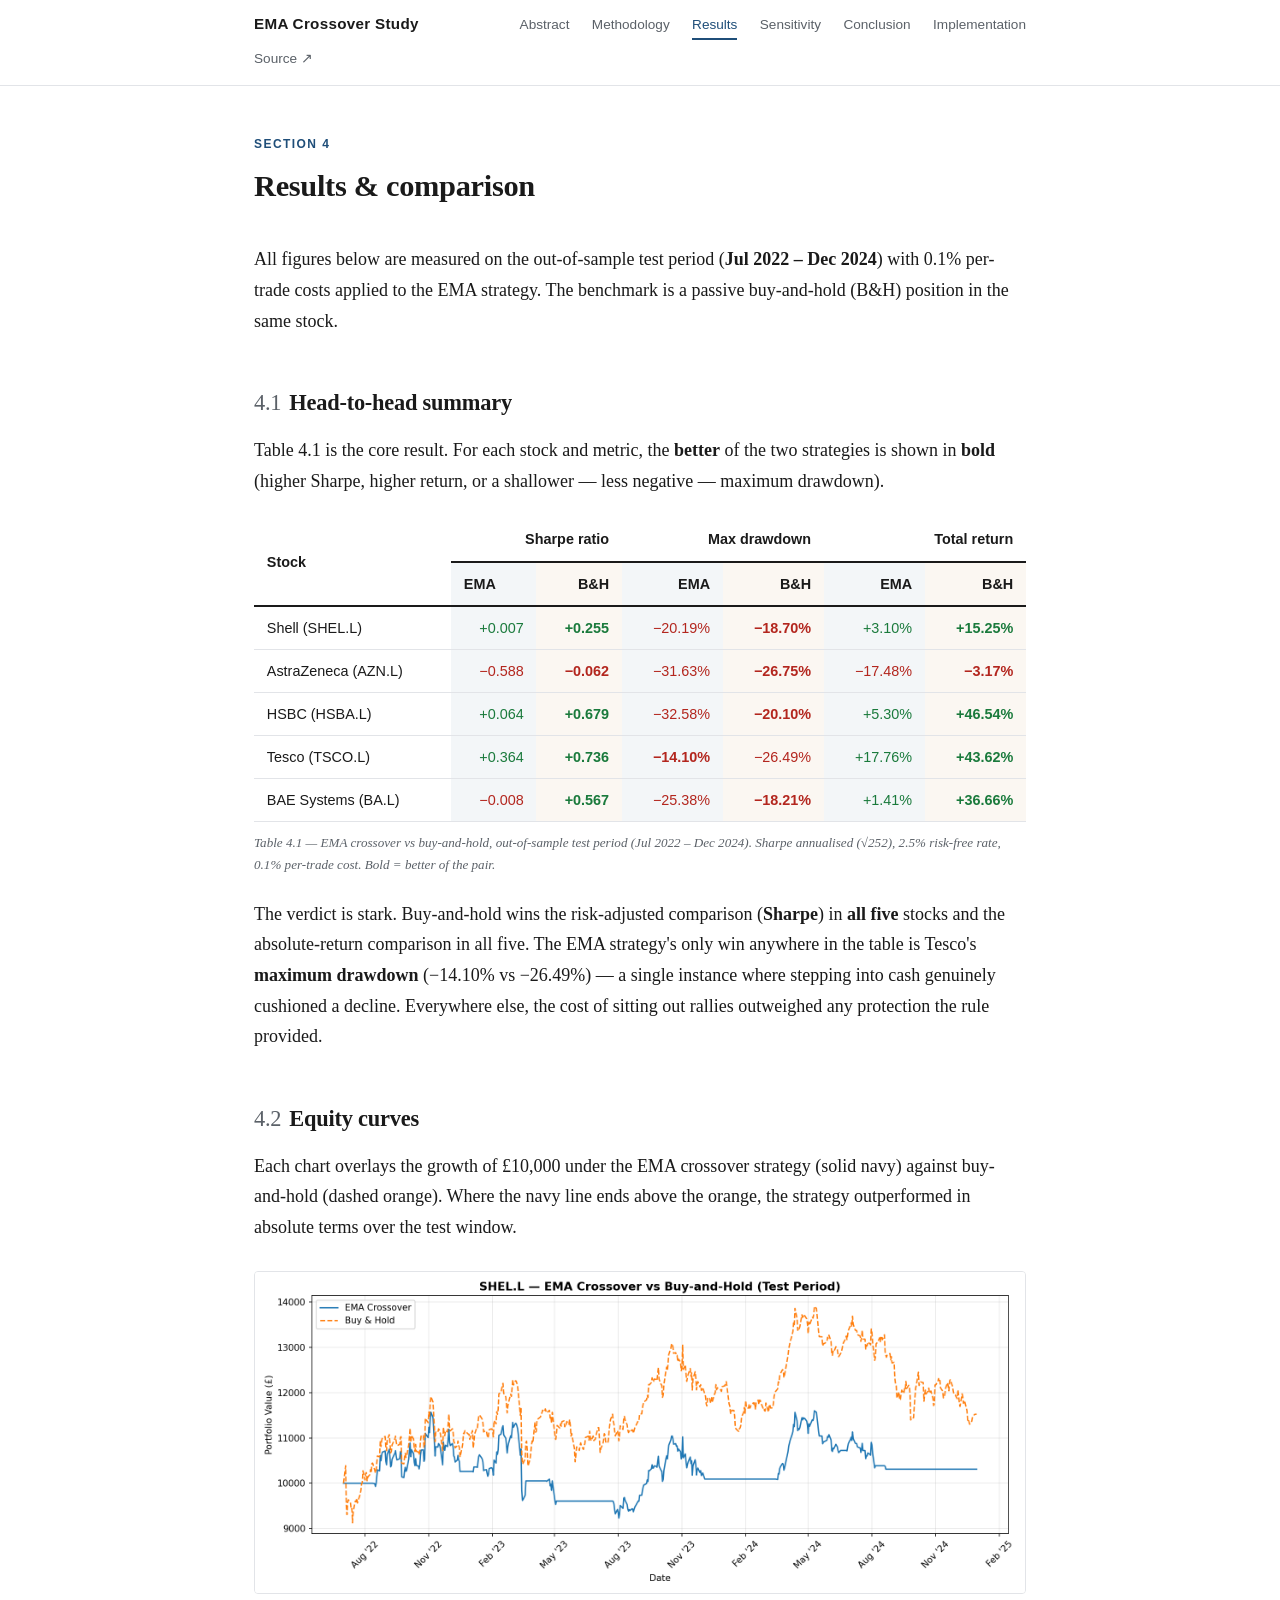
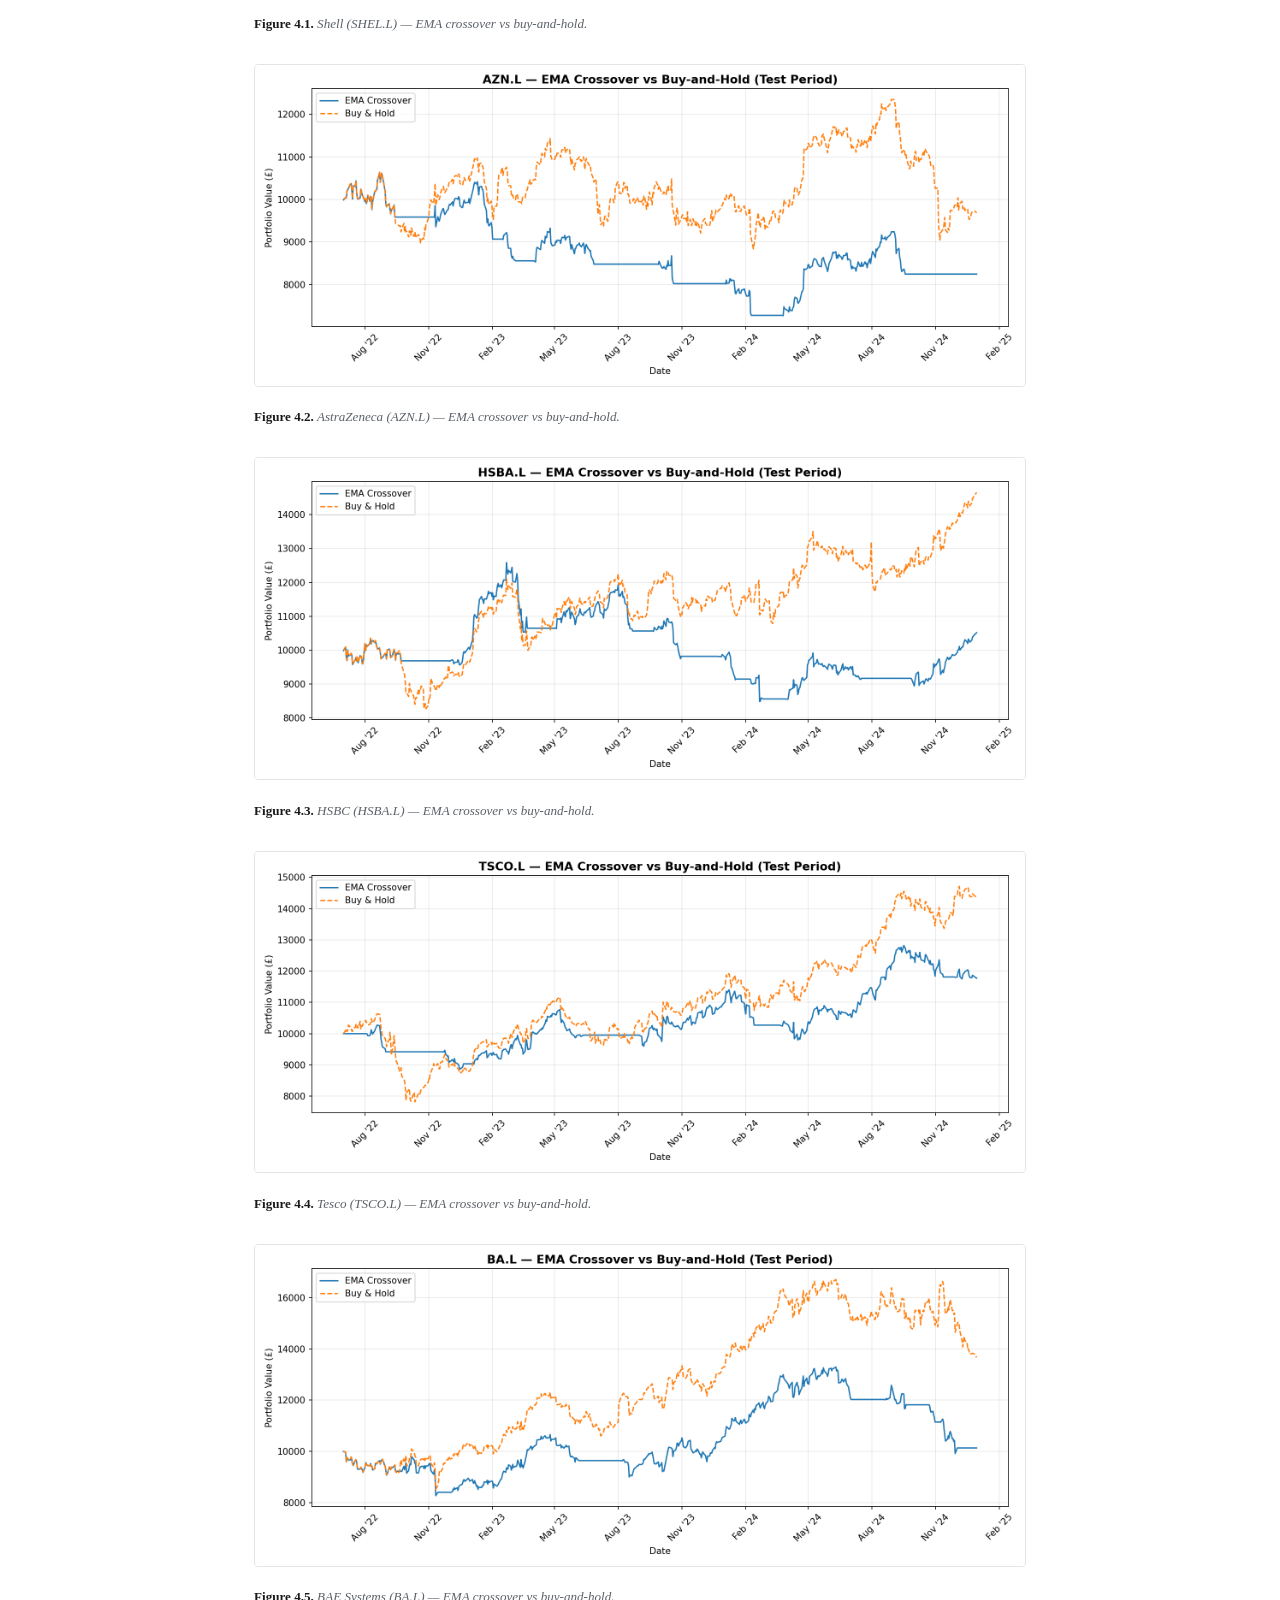
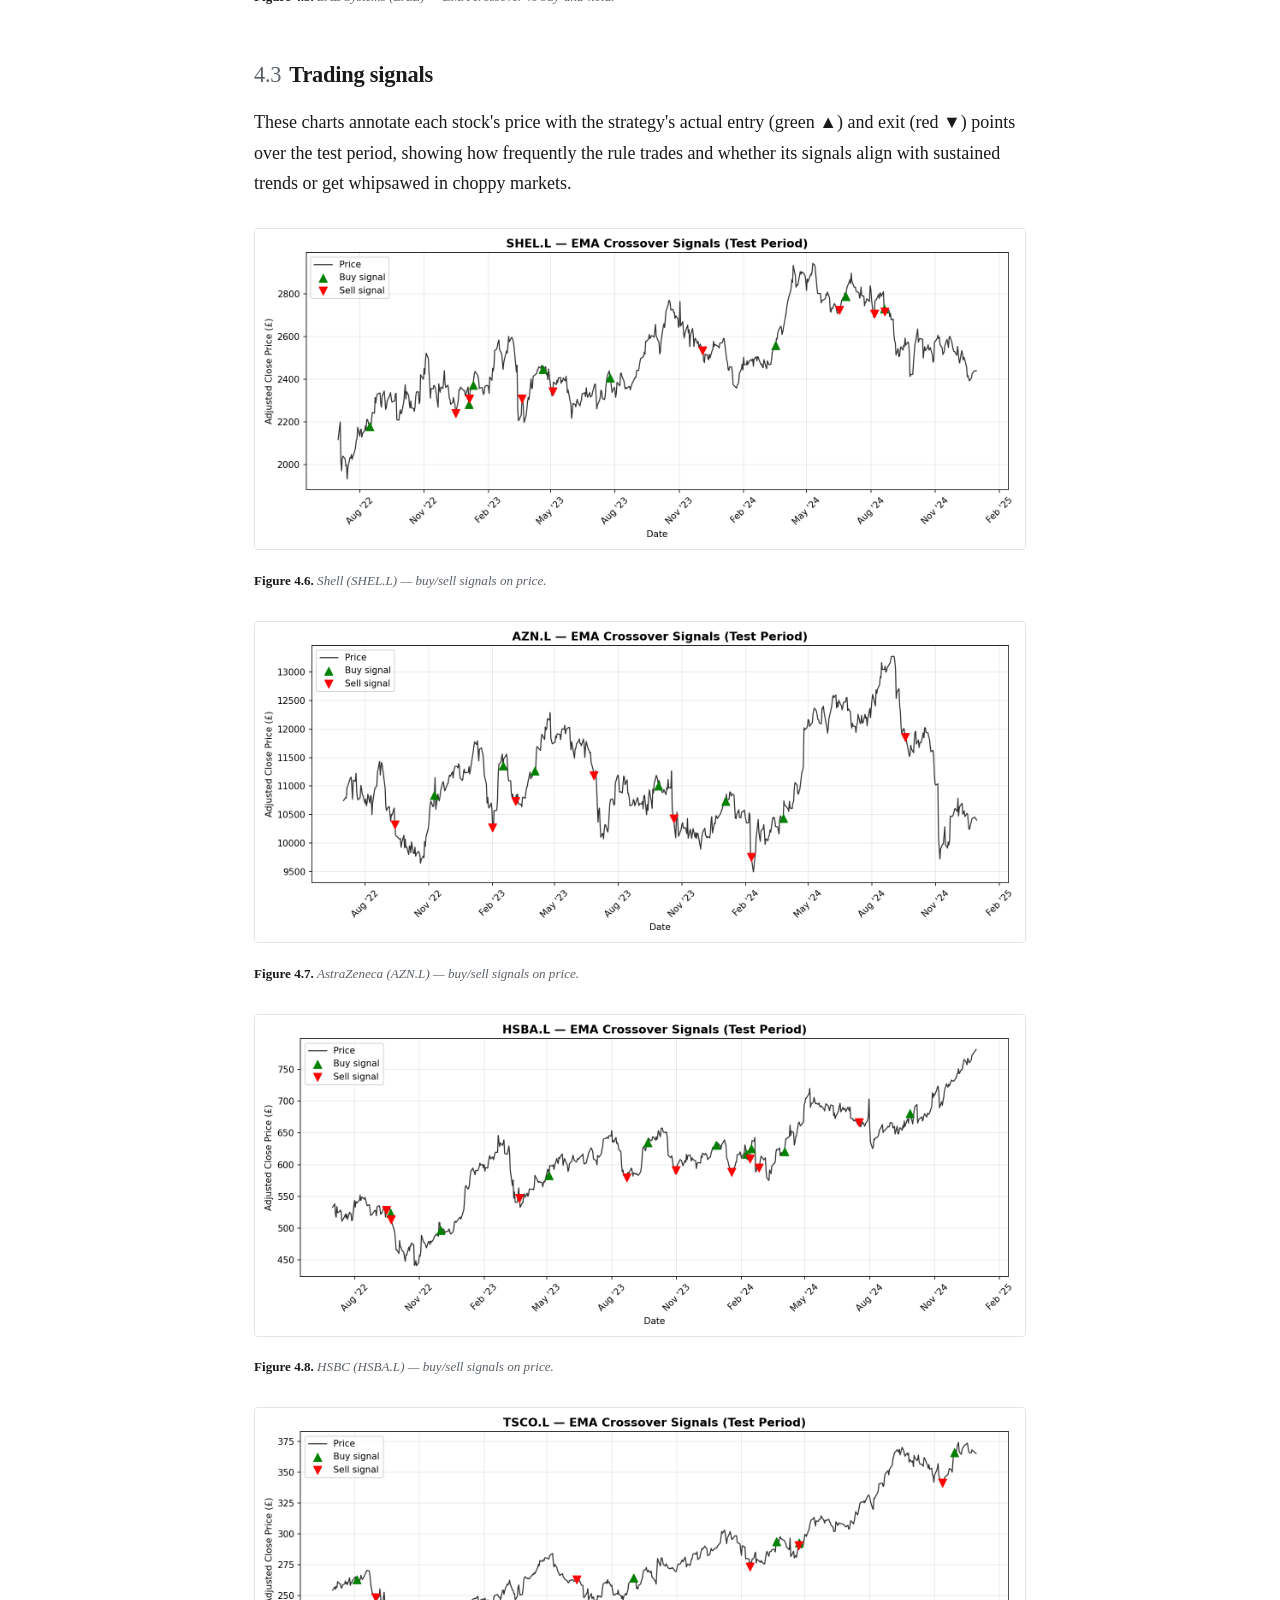
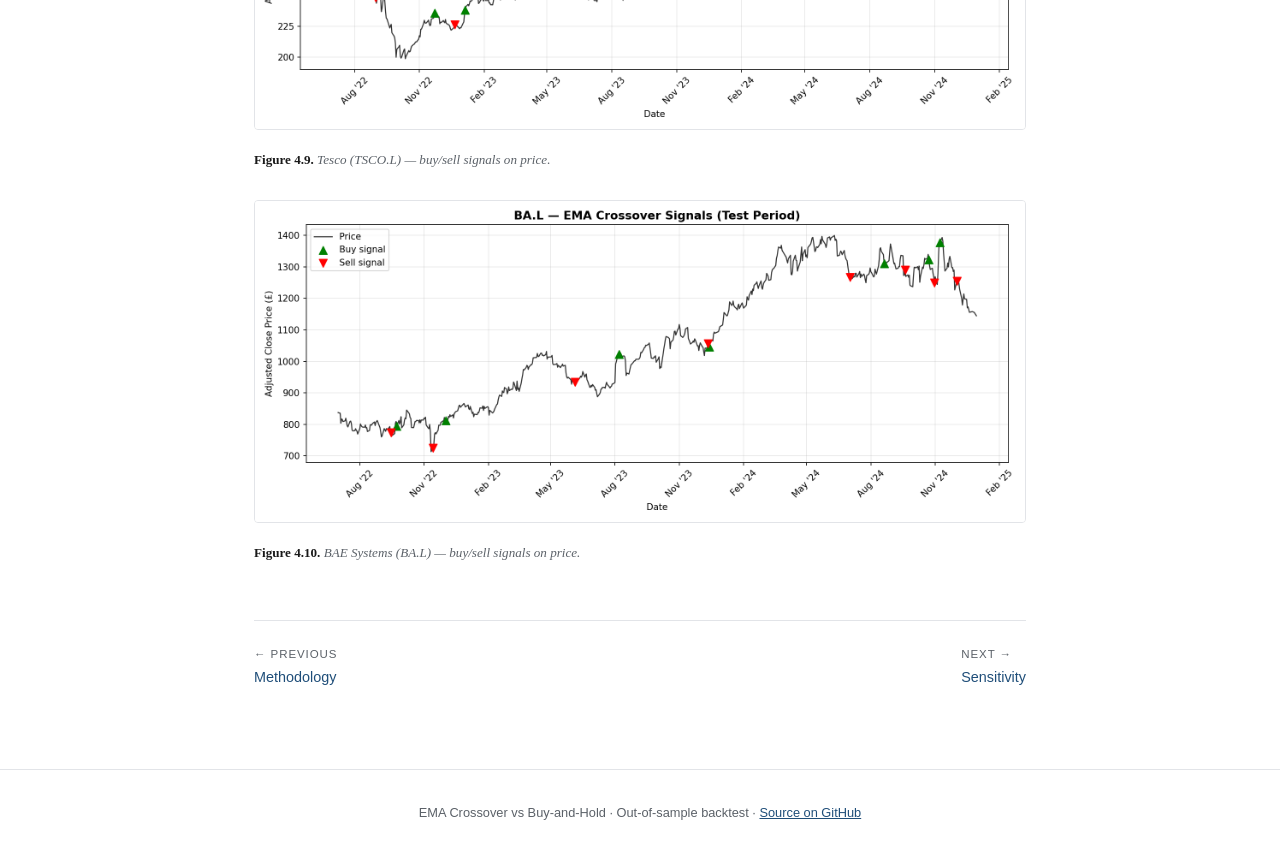
<file: website/results.html>
<!DOCTYPE html>
<html lang="en">
<head>
  <meta charset="UTF-8" />
  <meta name="viewport" content="width=device-width, initial-scale=1.0" />
  <title>Results — EMA Crossover Study</title>
  <link rel="stylesheet" href="styles.css" />
</head>
<body>
  <nav class="nav">
    <div class="nav-inner">
      <a href="index.html" class="nav-brand">EMA Crossover Study</a>
      <a href="index.html" class="nav-link">Abstract</a>
      <a href="methodology.html" class="nav-link">Methodology</a>
      <a href="results.html" class="nav-link active">Results</a>
      <a href="sensitivity.html" class="nav-link">Sensitivity</a>
      <a href="conclusion.html" class="nav-link">Conclusion</a>
      <a href="implementation.html" class="nav-link">Implementation</a>
      <a href="https://github.com/AlienatedParanoia/ema-crossover-backtest" class="nav-link" target="_blank" rel="noopener">Source &#8599;</a>
    </div>
  </nav>

  <main>
    <div class="pagehead">
      <p class="eyebrow">Section 4</p>
      <h1>Results &amp; comparison</h1>
    </div>

    <p>All figures below are measured on the out-of-sample test period
      (<strong>Jul&nbsp;2022 – Dec&nbsp;2024</strong>) with 0.1% per-trade costs applied to the
      EMA strategy. The benchmark is a passive buy-and-hold (B&amp;H) position in the same stock.</p>

    <h2><span class="section-num">4.1</span>Head-to-head summary</h2>
    <p>Table 4.1 is the core result. For each stock and metric, the <strong>better</strong> of
      the two strategies is shown in <strong>bold</strong> (higher Sharpe, higher return, or a
      shallower &mdash; less negative &mdash; maximum drawdown).</p>
    <div class="table-wrap">
      <table>
        <caption>Table 4.1 — EMA crossover vs buy-and-hold, out-of-sample test period
          (Jul 2022 – Dec 2024). Sharpe annualised (&radic;252), 2.5% risk-free rate,
          0.1% per-trade cost. Bold = better of the pair.</caption>
        <thead>
          <tr>
            <th rowspan="2">Stock</th>
            <th colspan="2">Sharpe ratio</th>
            <th colspan="2">Max drawdown</th>
            <th colspan="2">Total return</th>
          </tr>
          <tr>
            <th class="colgroup-ema">EMA</th><th class="colgroup-bh">B&amp;H</th>
            <th class="colgroup-ema">EMA</th><th class="colgroup-bh">B&amp;H</th>
            <th class="colgroup-ema">EMA</th><th class="colgroup-bh">B&amp;H</th>
          </tr>
        </thead>
        <tbody>
          <tr>
            <td>Shell (SHEL.L)</td>
            <td class="colgroup-ema num-pos">+0.007</td><td class="colgroup-bh num-pos win">+0.255</td>
            <td class="colgroup-ema num-neg">&minus;20.19%</td><td class="colgroup-bh num-neg win">&minus;18.70%</td>
            <td class="colgroup-ema num-pos">+3.10%</td><td class="colgroup-bh num-pos win">+15.25%</td>
          </tr>
          <tr>
            <td>AstraZeneca (AZN.L)</td>
            <td class="colgroup-ema num-neg">&minus;0.588</td><td class="colgroup-bh num-neg win">&minus;0.062</td>
            <td class="colgroup-ema num-neg">&minus;31.63%</td><td class="colgroup-bh num-neg win">&minus;26.75%</td>
            <td class="colgroup-ema num-neg">&minus;17.48%</td><td class="colgroup-bh num-neg win">&minus;3.17%</td>
          </tr>
          <tr>
            <td>HSBC (HSBA.L)</td>
            <td class="colgroup-ema num-pos">+0.064</td><td class="colgroup-bh num-pos win">+0.679</td>
            <td class="colgroup-ema num-neg">&minus;32.58%</td><td class="colgroup-bh num-neg win">&minus;20.10%</td>
            <td class="colgroup-ema num-pos">+5.30%</td><td class="colgroup-bh num-pos win">+46.54%</td>
          </tr>
          <tr>
            <td>Tesco (TSCO.L)</td>
            <td class="colgroup-ema num-pos">+0.364</td><td class="colgroup-bh num-pos win">+0.736</td>
            <td class="colgroup-ema num-neg win">&minus;14.10%</td><td class="colgroup-bh num-neg">&minus;26.49%</td>
            <td class="colgroup-ema num-pos">+17.76%</td><td class="colgroup-bh num-pos win">+43.62%</td>
          </tr>
          <tr>
            <td>BAE Systems (BA.L)</td>
            <td class="colgroup-ema num-neg">&minus;0.008</td><td class="colgroup-bh num-pos win">+0.567</td>
            <td class="colgroup-ema num-neg">&minus;25.38%</td><td class="colgroup-bh num-neg win">&minus;18.21%</td>
            <td class="colgroup-ema num-pos">+1.41%</td><td class="colgroup-bh num-pos win">+36.66%</td>
          </tr>
        </tbody>
      </table>
    </div>
    <p>The verdict is stark. Buy-and-hold wins the risk-adjusted comparison
      (<strong>Sharpe</strong>) in <strong>all five</strong> stocks and the absolute-return
      comparison in all five. The EMA strategy's only win anywhere in the table is Tesco's
      <strong>maximum drawdown</strong> (&minus;14.10% vs &minus;26.49%) — a single instance
      where stepping into cash genuinely cushioned a decline. Everywhere else, the cost of
      sitting out rallies outweighed any protection the rule provided.</p>

    <h2><span class="section-num">4.2</span>Equity curves</h2>
    <p>Each chart overlays the growth of £10,000 under the EMA crossover strategy (solid navy)
      against buy-and-hold (dashed orange). Where the navy line ends above the orange, the
      strategy outperformed in absolute terms over the test window.</p>

    <figure>
      <img src="assets/charts/SHEL.L_equity_curves.png" alt="Shell equity curves" />
      <figcaption><span class="figlabel">Figure 4.1.</span> Shell (SHEL.L) — EMA crossover vs buy-and-hold.</figcaption>
    </figure>
    <figure>
      <img src="assets/charts/AZN.L_equity_curves.png" alt="AstraZeneca equity curves" />
      <figcaption><span class="figlabel">Figure 4.2.</span> AstraZeneca (AZN.L) — EMA crossover vs buy-and-hold.</figcaption>
    </figure>
    <figure>
      <img src="assets/charts/HSBA.L_equity_curves.png" alt="HSBC equity curves" />
      <figcaption><span class="figlabel">Figure 4.3.</span> HSBC (HSBA.L) — EMA crossover vs buy-and-hold.</figcaption>
    </figure>
    <figure>
      <img src="assets/charts/TSCO.L_equity_curves.png" alt="Tesco equity curves" />
      <figcaption><span class="figlabel">Figure 4.4.</span> Tesco (TSCO.L) — EMA crossover vs buy-and-hold.</figcaption>
    </figure>
    <figure>
      <img src="assets/charts/BA.L_equity_curves.png" alt="BAE Systems equity curves" />
      <figcaption><span class="figlabel">Figure 4.5.</span> BAE Systems (BA.L) — EMA crossover vs buy-and-hold.</figcaption>
    </figure>

    <h2><span class="section-num">4.3</span>Trading signals</h2>
    <p>These charts annotate each stock's price with the strategy's actual entry (green ▲) and
      exit (red ▼) points over the test period, showing how frequently the rule trades and
      whether its signals align with sustained trends or get whipsawed in choppy markets.</p>

    <figure>
      <img src="assets/charts/SHEL.L_signals.png" alt="Shell signals" />
      <figcaption><span class="figlabel">Figure 4.6.</span> Shell (SHEL.L) — buy/sell signals on price.</figcaption>
    </figure>
    <figure>
      <img src="assets/charts/AZN.L_signals.png" alt="AstraZeneca signals" />
      <figcaption><span class="figlabel">Figure 4.7.</span> AstraZeneca (AZN.L) — buy/sell signals on price.</figcaption>
    </figure>
    <figure>
      <img src="assets/charts/HSBA.L_signals.png" alt="HSBC signals" />
      <figcaption><span class="figlabel">Figure 4.8.</span> HSBC (HSBA.L) — buy/sell signals on price.</figcaption>
    </figure>
    <figure>
      <img src="assets/charts/TSCO.L_signals.png" alt="Tesco signals" />
      <figcaption><span class="figlabel">Figure 4.9.</span> Tesco (TSCO.L) — buy/sell signals on price.</figcaption>
    </figure>
    <figure>
      <img src="assets/charts/BA.L_signals.png" alt="BAE Systems signals" />
      <figcaption><span class="figlabel">Figure 4.10.</span> BAE Systems (BA.L) — buy/sell signals on price.</figcaption>
    </figure>

    <div class="pager">
      <a href="methodology.html">
        <span class="dir">&larr; Previous</span>
        Methodology
      </a>
      <span class="spacer"></span>
      <a href="sensitivity.html">
        <span class="dir">Next &rarr;</span>
        Sensitivity
      </a>
    </div>
  </main>

  <footer>
    EMA Crossover vs Buy-and-Hold &middot; Out-of-sample backtest &middot;
    <a href="https://github.com/AlienatedParanoia/ema-crossover-backtest" target="_blank" rel="noopener">Source on GitHub</a>
  </footer>
</body>
</html>
</file>
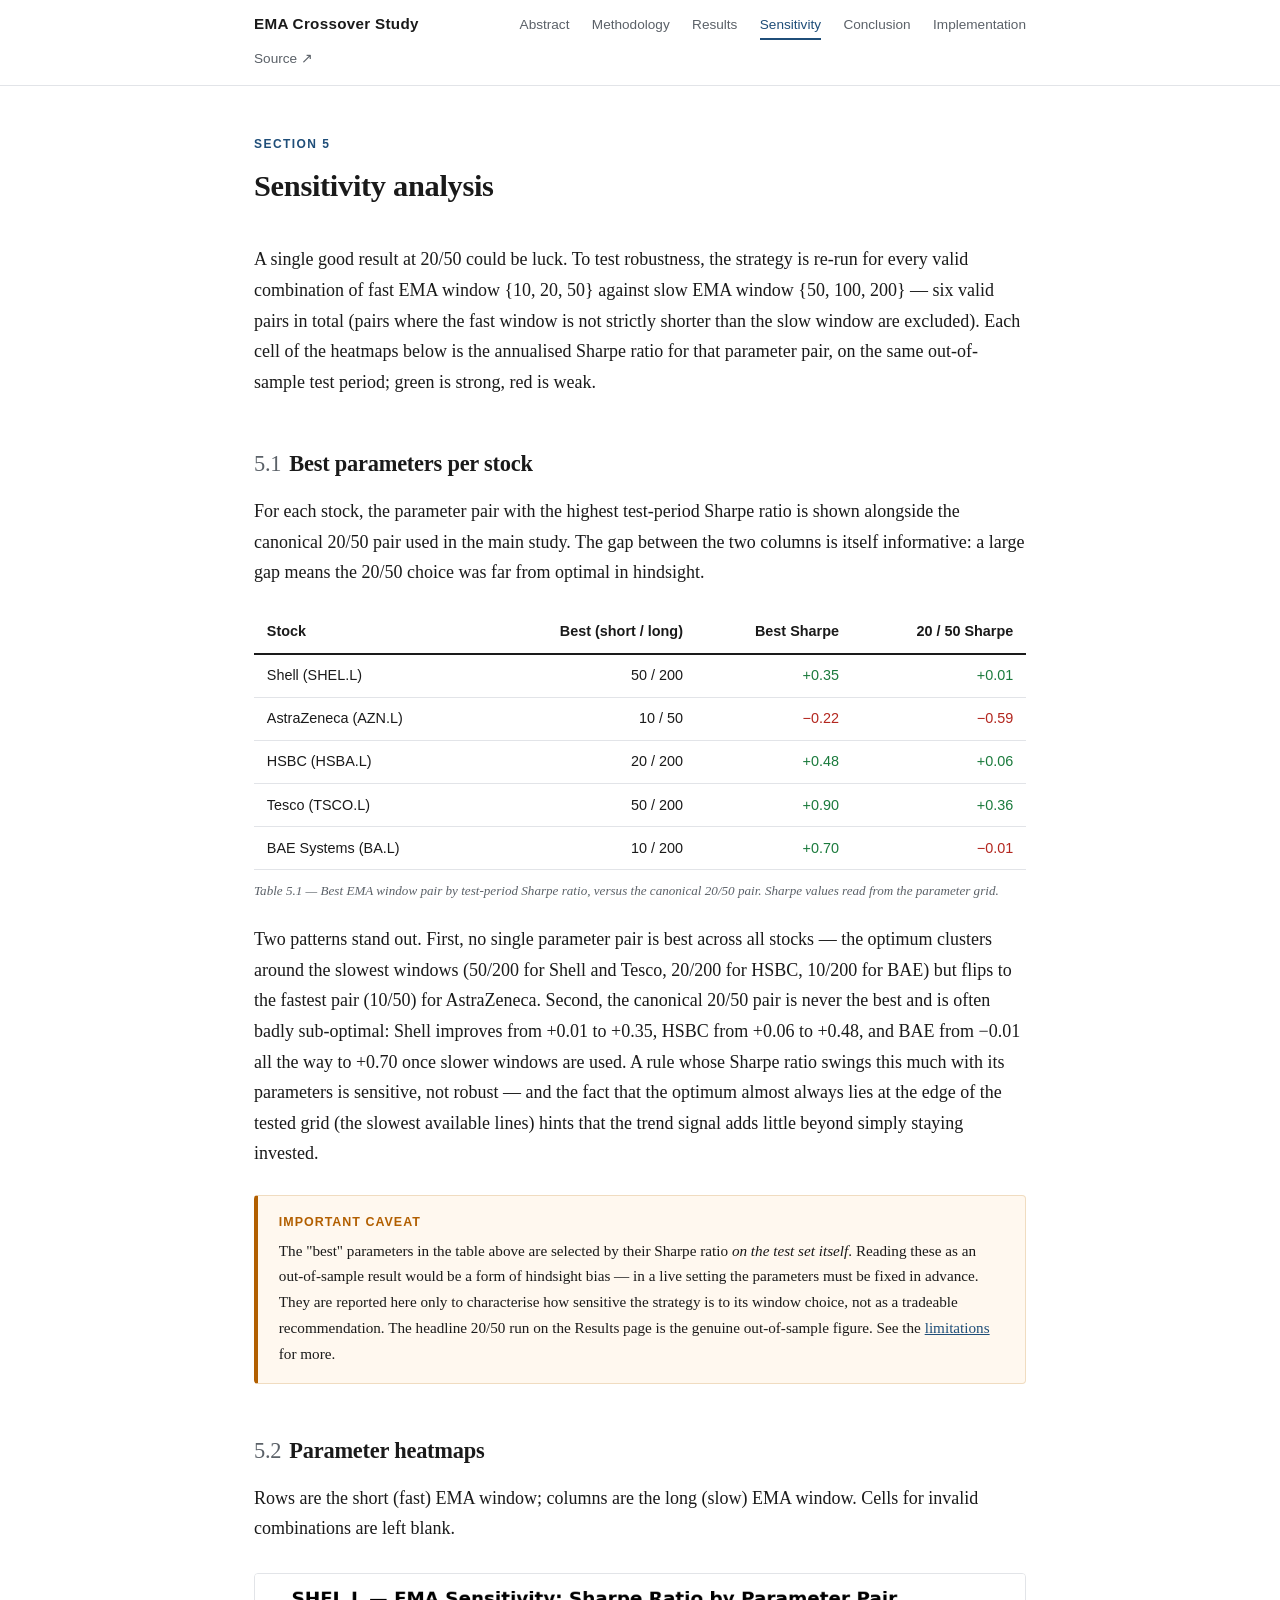
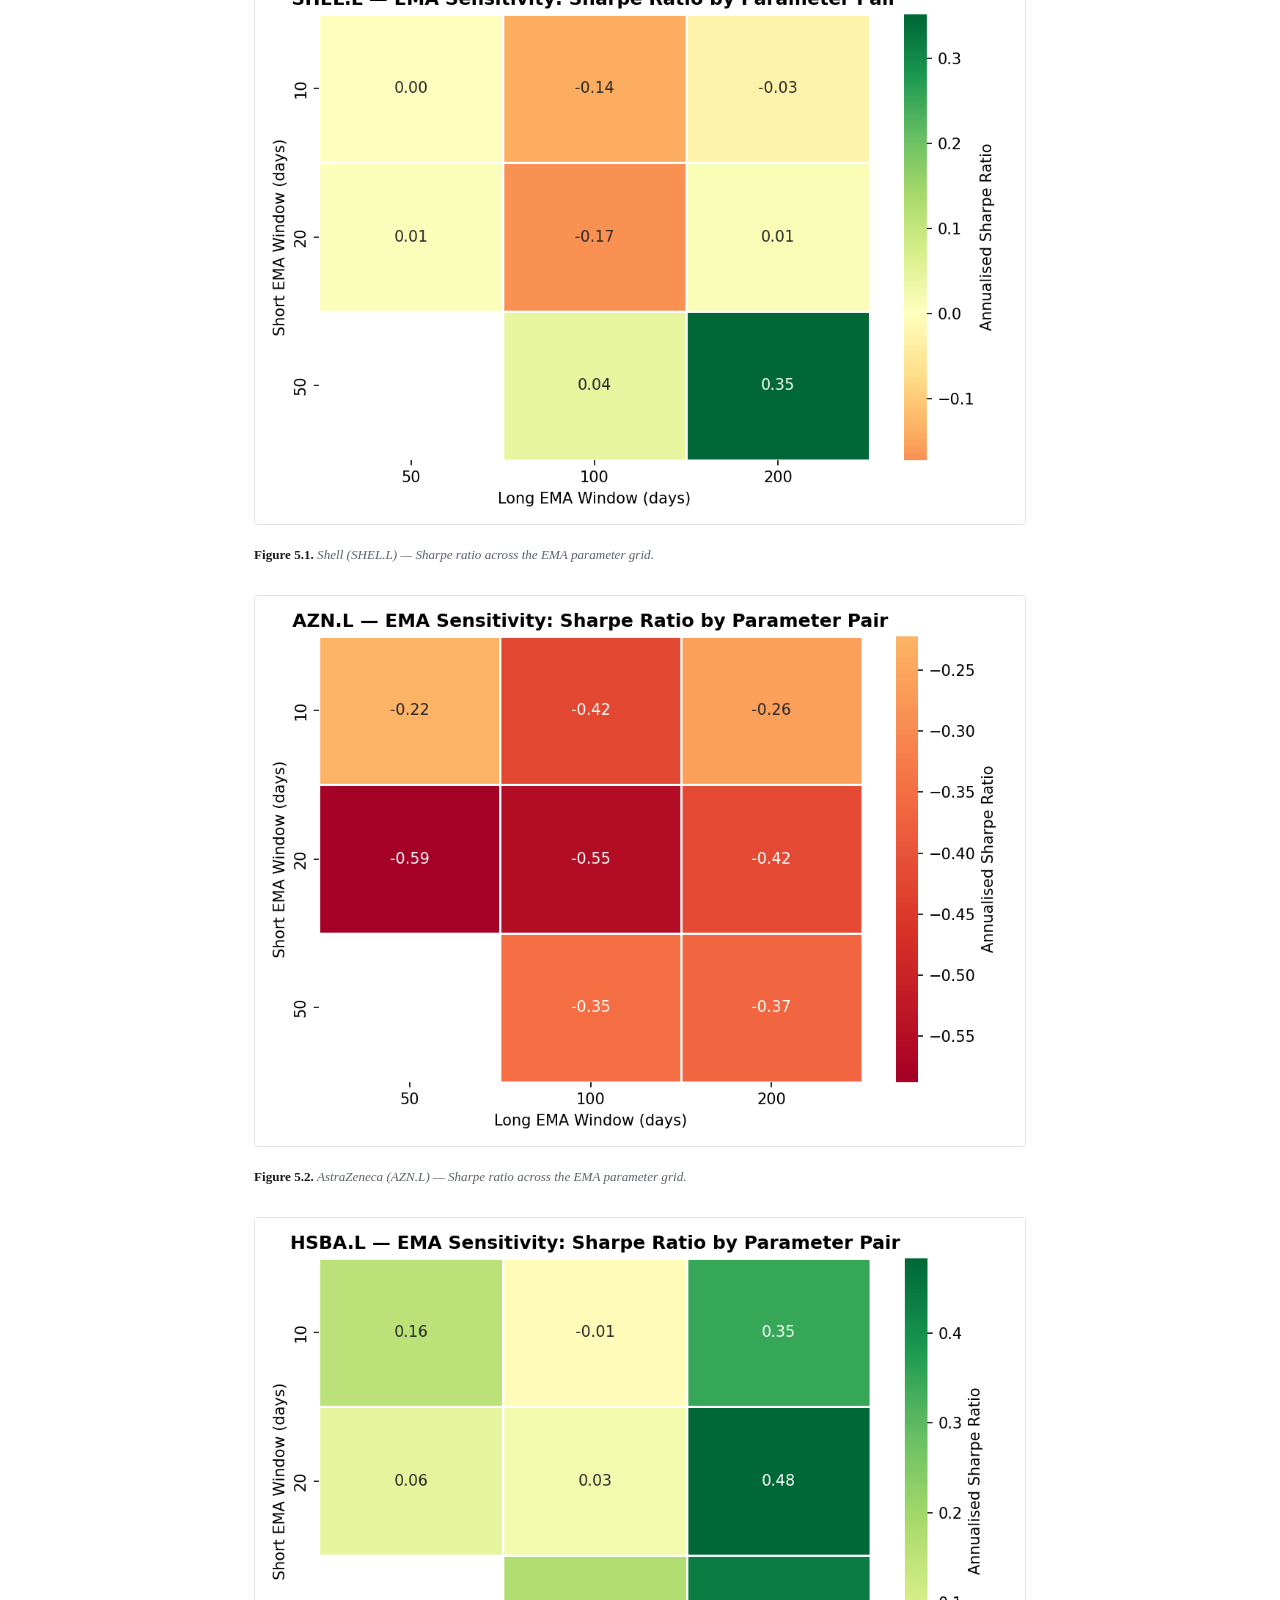
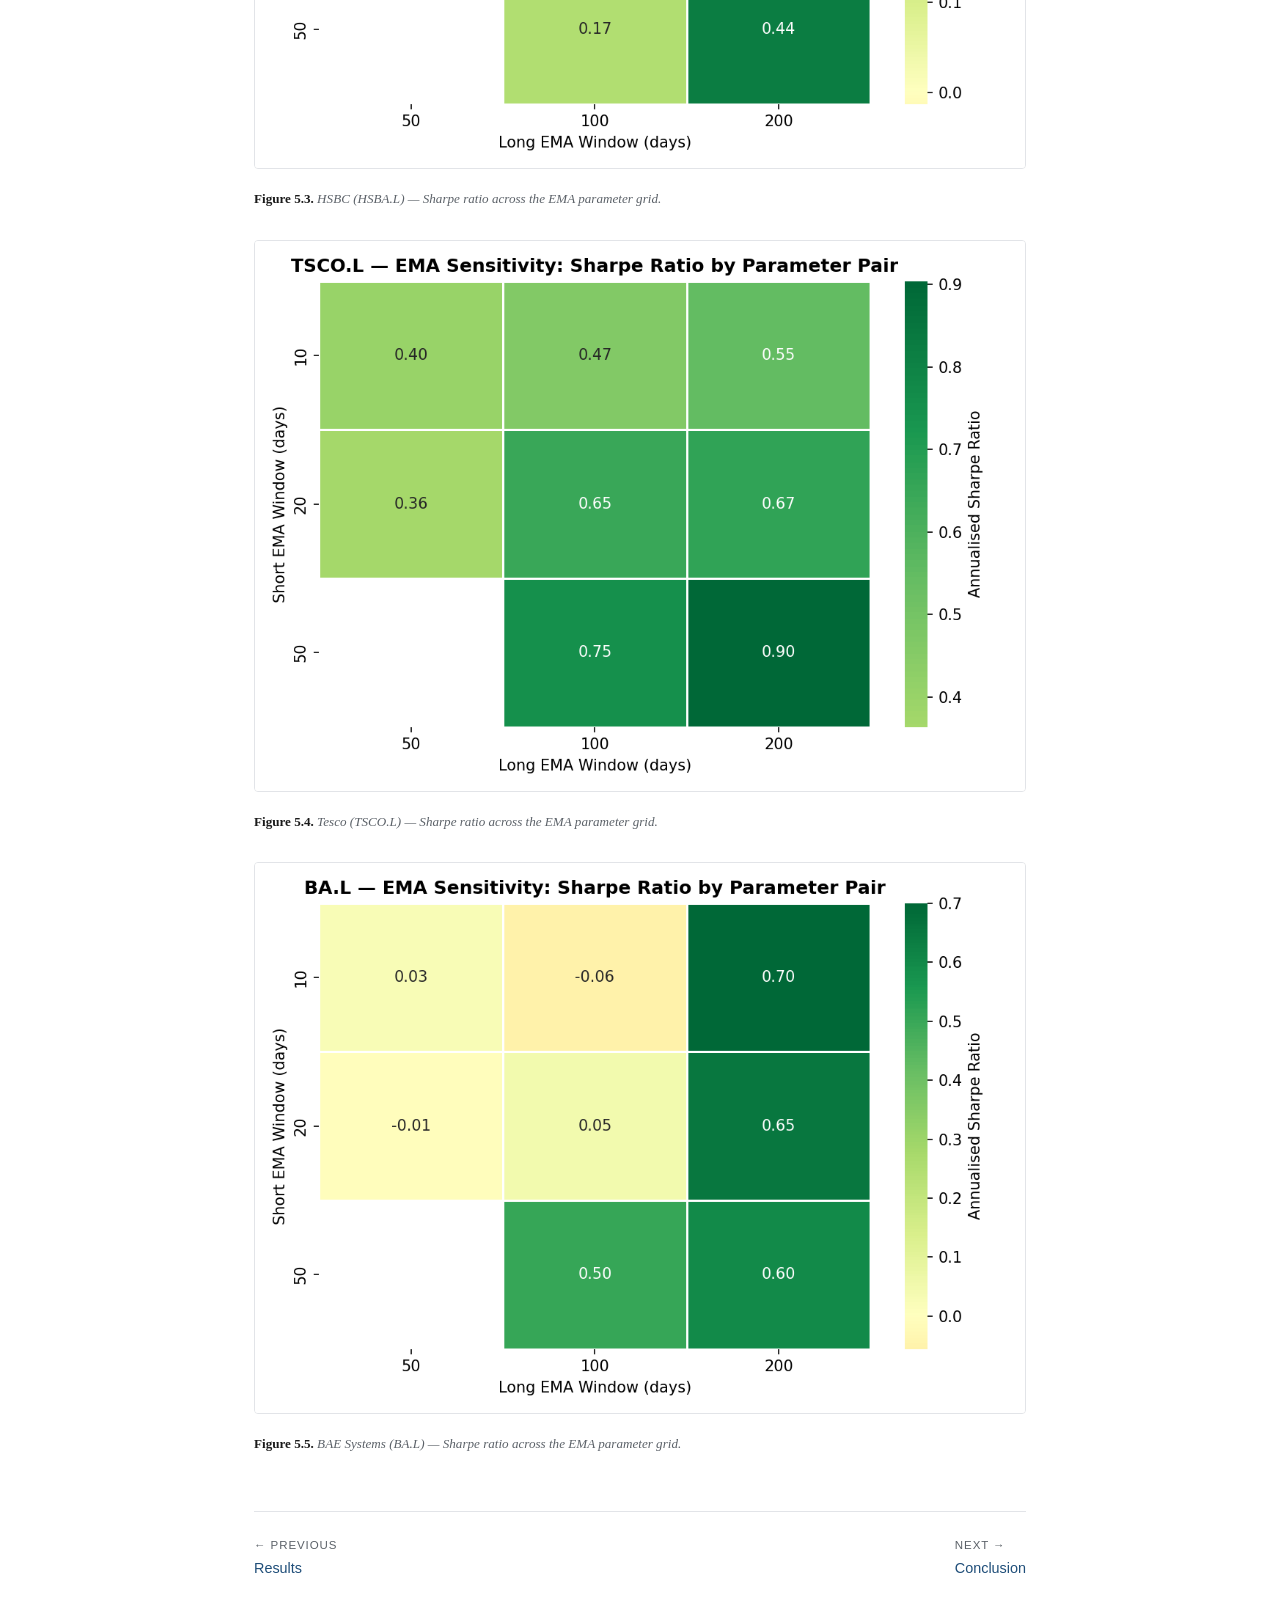
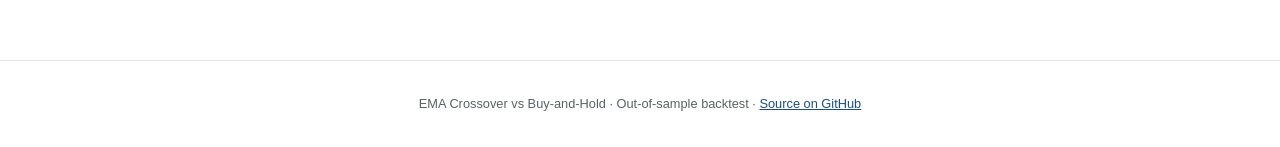
<file: website/sensitivity.html>
<!DOCTYPE html>
<html lang="en">
<head>
  <meta charset="UTF-8" />
  <meta name="viewport" content="width=device-width, initial-scale=1.0" />
  <title>Sensitivity Analysis — EMA Crossover Study</title>
  <link rel="stylesheet" href="styles.css" />
</head>
<body>
  <nav class="nav">
    <div class="nav-inner">
      <a href="index.html" class="nav-brand">EMA Crossover Study</a>
      <a href="index.html" class="nav-link">Abstract</a>
      <a href="methodology.html" class="nav-link">Methodology</a>
      <a href="results.html" class="nav-link">Results</a>
      <a href="sensitivity.html" class="nav-link active">Sensitivity</a>
      <a href="conclusion.html" class="nav-link">Conclusion</a>
      <a href="implementation.html" class="nav-link">Implementation</a>
      <a href="https://github.com/AlienatedParanoia/ema-crossover-backtest" class="nav-link" target="_blank" rel="noopener">Source &#8599;</a>
    </div>
  </nav>

  <main>
    <div class="pagehead">
      <p class="eyebrow">Section 5</p>
      <h1>Sensitivity analysis</h1>
    </div>

    <p>A single good result at 20/50 could be luck. To test robustness, the strategy is re-run
      for every valid combination of fast EMA window {10,&nbsp;20,&nbsp;50} against slow EMA
      window {50,&nbsp;100,&nbsp;200} — six valid pairs in total (pairs where the fast window is
      not strictly shorter than the slow window are excluded). Each cell of the heatmaps below is
      the annualised Sharpe ratio for that parameter pair, on the same out-of-sample test period;
      green is strong, red is weak.</p>

    <h2><span class="section-num">5.1</span>Best parameters per stock</h2>
    <p>For each stock, the parameter pair with the highest test-period Sharpe ratio is shown
      alongside the canonical 20/50 pair used in the main study. The gap between the two columns
      is itself informative: a large gap means the 20/50 choice was far from optimal in
      hindsight.</p>
    <div class="table-wrap">
      <table>
        <caption>Table 5.1 — Best EMA window pair by test-period Sharpe ratio, versus the
          canonical 20/50 pair. Sharpe values read from the parameter grid.</caption>
        <thead>
          <tr>
            <th>Stock</th>
            <th>Best (short / long)</th>
            <th>Best Sharpe</th>
            <th>20 / 50 Sharpe</th>
          </tr>
        </thead>
        <tbody>
          <tr><td>Shell (SHEL.L)</td><td>50 / 200</td><td class="num-pos">+0.35</td><td class="num-pos">+0.01</td></tr>
          <tr><td>AstraZeneca (AZN.L)</td><td>10 / 50</td><td class="num-neg">&minus;0.22</td><td class="num-neg">&minus;0.59</td></tr>
          <tr><td>HSBC (HSBA.L)</td><td>20 / 200</td><td class="num-pos">+0.48</td><td class="num-pos">+0.06</td></tr>
          <tr><td>Tesco (TSCO.L)</td><td>50 / 200</td><td class="num-pos">+0.90</td><td class="num-pos">+0.36</td></tr>
          <tr><td>BAE Systems (BA.L)</td><td>10 / 200</td><td class="num-pos">+0.70</td><td class="num-neg">&minus;0.01</td></tr>
        </tbody>
      </table>
    </div>
    <p>Two patterns stand out. First, no single parameter pair is best across all stocks — the
      optimum clusters around the slowest windows (50/200 for Shell and Tesco, 20/200 for HSBC,
      10/200 for BAE) but flips to the fastest pair (10/50) for AstraZeneca. Second, the
      canonical 20/50 pair is never the best and is often badly sub-optimal: Shell improves from
      +0.01 to +0.35, HSBC from +0.06 to +0.48, and BAE from &minus;0.01 all the way to +0.70
      once slower windows are used. A rule whose Sharpe ratio swings this much with its
      parameters is sensitive, not robust — and the fact that the optimum almost always lies at
      the edge of the tested grid (the slowest available lines) hints that the trend signal adds
      little beyond simply staying invested.</p>

    <div class="callout">
      <span class="label">Important caveat</span>
      The "best" parameters in the table above are selected by their Sharpe ratio
      <em>on the test set itself</em>. Reading these as an out-of-sample result would be a form
      of hindsight bias — in a live setting the parameters must be fixed in advance. They are
      reported here only to characterise how sensitive the strategy is to its window choice, not
      as a tradeable recommendation. The headline 20/50 run on the Results page is the genuine
      out-of-sample figure. See the <a href="conclusion.html">limitations</a> for more.
    </div>

    <h2><span class="section-num">5.2</span>Parameter heatmaps</h2>
    <p>Rows are the short (fast) EMA window; columns are the long (slow) EMA window. Cells for
      invalid combinations are left blank.</p>

    <figure>
      <img src="assets/charts/SHEL.L_sensitivity_heatmap.png" alt="Shell sensitivity heatmap" />
      <figcaption><span class="figlabel">Figure 5.1.</span> Shell (SHEL.L) — Sharpe ratio across the EMA parameter grid.</figcaption>
    </figure>
    <figure>
      <img src="assets/charts/AZN.L_sensitivity_heatmap.png" alt="AstraZeneca sensitivity heatmap" />
      <figcaption><span class="figlabel">Figure 5.2.</span> AstraZeneca (AZN.L) — Sharpe ratio across the EMA parameter grid.</figcaption>
    </figure>
    <figure>
      <img src="assets/charts/HSBA.L_sensitivity_heatmap.png" alt="HSBC sensitivity heatmap" />
      <figcaption><span class="figlabel">Figure 5.3.</span> HSBC (HSBA.L) — Sharpe ratio across the EMA parameter grid.</figcaption>
    </figure>
    <figure>
      <img src="assets/charts/TSCO.L_sensitivity_heatmap.png" alt="Tesco sensitivity heatmap" />
      <figcaption><span class="figlabel">Figure 5.4.</span> Tesco (TSCO.L) — Sharpe ratio across the EMA parameter grid.</figcaption>
    </figure>
    <figure>
      <img src="assets/charts/BA.L_sensitivity_heatmap.png" alt="BAE Systems sensitivity heatmap" />
      <figcaption><span class="figlabel">Figure 5.5.</span> BAE Systems (BA.L) — Sharpe ratio across the EMA parameter grid.</figcaption>
    </figure>

    <div class="pager">
      <a href="results.html">
        <span class="dir">&larr; Previous</span>
        Results
      </a>
      <span class="spacer"></span>
      <a href="conclusion.html">
        <span class="dir">Next &rarr;</span>
        Conclusion
      </a>
    </div>
  </main>

  <footer>
    EMA Crossover vs Buy-and-Hold &middot; Out-of-sample backtest &middot;
    <a href="https://github.com/AlienatedParanoia/ema-crossover-backtest" target="_blank" rel="noopener">Source on GitHub</a>
  </footer>
</body>
</html>
</file>
<file: website/styles.css>
/* styles.css — academic research-paper styling, fully offline (no CDN). */

:root {
  --ink:        #1a1a1a;
  --muted:      #5b6168;
  --rule:       #e2e4e8;
  --accent:     #1f4e79;   /* deep navy — EMA strategy colour family */
  --accent-2:   #b25f00;   /* burnt orange — benchmark colour family */
  --bg:         #ffffff;
  --bg-soft:    #f7f8fa;
  --good:       #1a7a3c;
  --bad:        #b3261e;
  --maxw:       820px;
}

* { box-sizing: border-box; }

html { scroll-behavior: smooth; }

body {
  margin: 0;
  background: var(--bg);
  color: var(--ink);
  font-family: Georgia, "Times New Roman", serif;
  font-size: 18px;
  line-height: 1.7;
  -webkit-font-smoothing: antialiased;
}

/* ── Top navigation ───────────────────────────────────────────── */
.nav {
  position: sticky;
  top: 0;
  z-index: 10;
  background: rgba(255, 255, 255, 0.95);
  backdrop-filter: blur(6px);
  border-bottom: 1px solid var(--rule);
}
.nav-inner {
  max-width: var(--maxw);
  margin: 0 auto;
  padding: 0.7rem 1.5rem;
  display: flex;
  flex-wrap: wrap;
  align-items: baseline;
  gap: 0.4rem 1.4rem;
  font-family: -apple-system, BlinkMacSystemFont, "Segoe UI", sans-serif;
}
.nav-brand {
  font-weight: 700;
  font-size: 0.95rem;
  letter-spacing: 0.02em;
  color: var(--ink);
  text-decoration: none;
  margin-right: auto;
}
.nav a.nav-link {
  font-size: 0.85rem;
  color: var(--muted);
  text-decoration: none;
  padding-bottom: 2px;
  border-bottom: 2px solid transparent;
}
.nav a.nav-link:hover { color: var(--accent); }
.nav a.nav-link.active {
  color: var(--accent);
  border-bottom-color: var(--accent);
}

/* ── Layout ───────────────────────────────────────────────────── */
main {
  max-width: var(--maxw);
  margin: 0 auto;
  padding: 3rem 1.5rem 5rem;
}

/* ── Title block (home) ───────────────────────────────────────── */
.titleblock {
  text-align: center;
  border-bottom: 1px solid var(--rule);
  padding-bottom: 2.5rem;
  margin-bottom: 2.5rem;
}
.titleblock h1 {
  font-size: 2.1rem;
  line-height: 1.25;
  margin: 0 0 0.6rem;
  letter-spacing: -0.01em;
}
.titleblock .subtitle {
  font-size: 1.15rem;
  color: var(--muted);
  font-style: italic;
  margin: 0 0 1.4rem;
}
.titleblock .byline {
  font-family: -apple-system, BlinkMacSystemFont, "Segoe UI", sans-serif;
  font-size: 0.9rem;
  color: var(--muted);
}
.titleblock .byline strong { color: var(--ink); }

/* ── Page header (interior pages) ─────────────────────────────── */
.pagehead {
  margin-bottom: 2rem;
}
.pagehead .eyebrow {
  font-family: -apple-system, BlinkMacSystemFont, "Segoe UI", sans-serif;
  font-size: 0.75rem;
  letter-spacing: 0.12em;
  text-transform: uppercase;
  color: var(--accent);
  font-weight: 700;
  margin: 0 0 0.4rem;
}
.pagehead h1 {
  font-size: 1.9rem;
  margin: 0;
  letter-spacing: -0.01em;
}

/* ── Headings ─────────────────────────────────────────────────── */
h2 {
  font-size: 1.4rem;
  margin: 2.6rem 0 0.8rem;
  padding-top: 0.4rem;
  letter-spacing: -0.01em;
}
h3 {
  font-size: 1.12rem;
  margin: 1.8rem 0 0.5rem;
  color: var(--accent);
}
.section-num {
  color: var(--muted);
  font-weight: 400;
  margin-right: 0.5rem;
}

p { margin: 0 0 1.1rem; }
a { color: var(--accent); }

ul, ol { margin: 0 0 1.2rem; padding-left: 1.4rem; }
li { margin-bottom: 0.4rem; }

strong { color: var(--ink); }
.muted { color: var(--muted); }

/* ── Abstract / callout boxes ─────────────────────────────────── */
.abstract {
  background: var(--bg-soft);
  border: 1px solid var(--rule);
  border-left: 4px solid var(--accent);
  border-radius: 4px;
  padding: 1.3rem 1.6rem;
  margin: 0 0 2rem;
  font-size: 0.96rem;
}
.abstract h2 {
  margin: 0 0 0.6rem;
  font-size: 0.8rem;
  letter-spacing: 0.12em;
  text-transform: uppercase;
  color: var(--accent);
  font-family: -apple-system, BlinkMacSystemFont, "Segoe UI", sans-serif;
}
.callout {
  background: #fff8ef;
  border: 1px solid #f0dcc0;
  border-left: 4px solid var(--accent-2);
  border-radius: 4px;
  padding: 1rem 1.3rem;
  margin: 1.6rem 0;
  font-size: 0.95rem;
}
.callout .label {
  font-family: -apple-system, BlinkMacSystemFont, "Segoe UI", sans-serif;
  font-weight: 700;
  font-size: 0.78rem;
  letter-spacing: 0.08em;
  text-transform: uppercase;
  color: var(--accent-2);
  display: block;
  margin-bottom: 0.3rem;
}

/* ── Formulas ─────────────────────────────────────────────────── */
.formula {
  background: var(--bg-soft);
  border: 1px solid var(--rule);
  border-radius: 4px;
  padding: 0.9rem 1.2rem;
  margin: 1.2rem 0;
  font-family: "SF Mono", "Cascadia Mono", Menlo, Consolas, monospace;
  font-size: 0.92rem;
  line-height: 1.6;
  overflow-x: auto;
}
.formula .var { font-style: italic; }

code {
  font-family: "SF Mono", "Cascadia Mono", Menlo, Consolas, monospace;
  font-size: 0.86em;
  background: var(--bg-soft);
  border: 1px solid var(--rule);
  border-radius: 3px;
  padding: 0.08em 0.35em;
}

/* ── Code blocks ──────────────────────────────────────────────── */
.snippet { margin: 1.4rem 0; }
.snippet .snippet-label {
  font-family: -apple-system, BlinkMacSystemFont, "Segoe UI", sans-serif;
  font-size: 0.72rem;
  letter-spacing: 0.08em;
  text-transform: uppercase;
  font-weight: 700;
  color: var(--muted);
  display: block;
  margin-bottom: 0.4rem;
}
pre.codeblock {
  background: #0f1620;
  color: #e6edf3;
  border: 1px solid #1f2a36;
  border-radius: 6px;
  padding: 1rem 1.2rem;
  margin: 0;
  overflow-x: auto;
  line-height: 1.55;
}
pre.codeblock code {
  font-family: "SF Mono", "Cascadia Mono", Menlo, Consolas, monospace;
  font-size: 0.82rem;
  background: none;
  border: none;
  padding: 0;
  color: inherit;
  white-space: pre;
}
pre.codeblock .cmt { color: #7d8a99; font-style: italic; }
.snippet .snippet-src {
  font-size: 0.78rem;
  color: var(--muted);
  margin-top: 0.4rem;
}

/* ── Tables ───────────────────────────────────────────────────── */
.table-wrap { overflow-x: auto; margin: 1.4rem 0; }
table {
  border-collapse: collapse;
  width: 100%;
  font-family: -apple-system, BlinkMacSystemFont, "Segoe UI", sans-serif;
  font-size: 0.9rem;
}
caption {
  caption-side: bottom;
  text-align: left;
  font-size: 0.82rem;
  color: var(--muted);
  font-style: italic;
  padding-top: 0.6rem;
  font-family: Georgia, serif;
}
th, td {
  padding: 0.55rem 0.8rem;
  text-align: right;
  border-bottom: 1px solid var(--rule);
  white-space: nowrap;
}
th:first-child, td:first-child { text-align: left; }
thead th {
  border-bottom: 2px solid var(--ink);
  font-weight: 700;
  color: var(--ink);
}
tbody tr:hover { background: var(--bg-soft); }
.num-pos { color: var(--good); }
.num-neg { color: var(--bad); }
.win { font-weight: 700; }
.colgroup-ema { background: rgba(31, 78, 121, 0.05); }
.colgroup-bh  { background: rgba(178, 95, 0, 0.05); }

/* ── Figures ──────────────────────────────────────────────────── */
figure {
  margin: 1.8rem 0;
  text-align: center;
}
figure img {
  max-width: 100%;
  height: auto;
  border: 1px solid var(--rule);
  border-radius: 4px;
}
figcaption {
  font-size: 0.82rem;
  color: var(--muted);
  font-style: italic;
  margin-top: 0.6rem;
  text-align: left;
}
figcaption .figlabel {
  font-style: normal;
  font-weight: 700;
  color: var(--ink);
}

/* ── Stat cards (home) ────────────────────────────────────────── */
.stat-grid {
  display: grid;
  grid-template-columns: repeat(auto-fit, minmax(150px, 1fr));
  gap: 1rem;
  margin: 2rem 0;
}
.stat {
  background: var(--bg-soft);
  border: 1px solid var(--rule);
  border-radius: 6px;
  padding: 1.1rem 1rem;
  text-align: center;
}
.stat .val {
  font-size: 1.7rem;
  font-weight: 700;
  color: var(--accent);
  display: block;
  line-height: 1.1;
}
.stat .lab {
  font-family: -apple-system, BlinkMacSystemFont, "Segoe UI", sans-serif;
  font-size: 0.78rem;
  color: var(--muted);
  margin-top: 0.35rem;
  display: block;
}

/* ── Contents / next-prev nav ─────────────────────────────────── */
.toc {
  display: grid;
  grid-template-columns: repeat(auto-fit, minmax(220px, 1fr));
  gap: 0.9rem;
  margin: 2rem 0;
}
.toc a {
  display: block;
  text-decoration: none;
  color: var(--ink);
  background: var(--bg-soft);
  border: 1px solid var(--rule);
  border-radius: 6px;
  padding: 1rem 1.2rem;
  transition: border-color 0.15s, transform 0.15s;
}
.toc a:hover { border-color: var(--accent); transform: translateY(-2px); }
.toc .toc-num {
  font-family: -apple-system, BlinkMacSystemFont, "Segoe UI", sans-serif;
  font-size: 0.72rem;
  letter-spacing: 0.1em;
  text-transform: uppercase;
  color: var(--accent);
  font-weight: 700;
}
.toc .toc-title { font-size: 1.05rem; font-weight: 700; display: block; margin: 0.2rem 0; }
.toc .toc-desc { font-size: 0.85rem; color: var(--muted); }

.pager {
  display: flex;
  justify-content: space-between;
  gap: 1rem;
  margin-top: 3.5rem;
  padding-top: 1.5rem;
  border-top: 1px solid var(--rule);
  font-family: -apple-system, BlinkMacSystemFont, "Segoe UI", sans-serif;
  font-size: 0.9rem;
}
.pager a { text-decoration: none; }
.pager .dir { display: block; font-size: 0.72rem; text-transform: uppercase; letter-spacing: 0.08em; color: var(--muted); }
.pager .spacer { flex: 1; }

/* ── Footer ───────────────────────────────────────────────────── */
footer {
  border-top: 1px solid var(--rule);
  padding: 2rem 1.5rem;
  text-align: center;
  font-family: -apple-system, BlinkMacSystemFont, "Segoe UI", sans-serif;
  font-size: 0.8rem;
  color: var(--muted);
}

@media (max-width: 600px) {
  body { font-size: 16px; }
  .titleblock h1 { font-size: 1.6rem; }
  main { padding: 2rem 1.1rem 3.5rem; }
}
</file>
